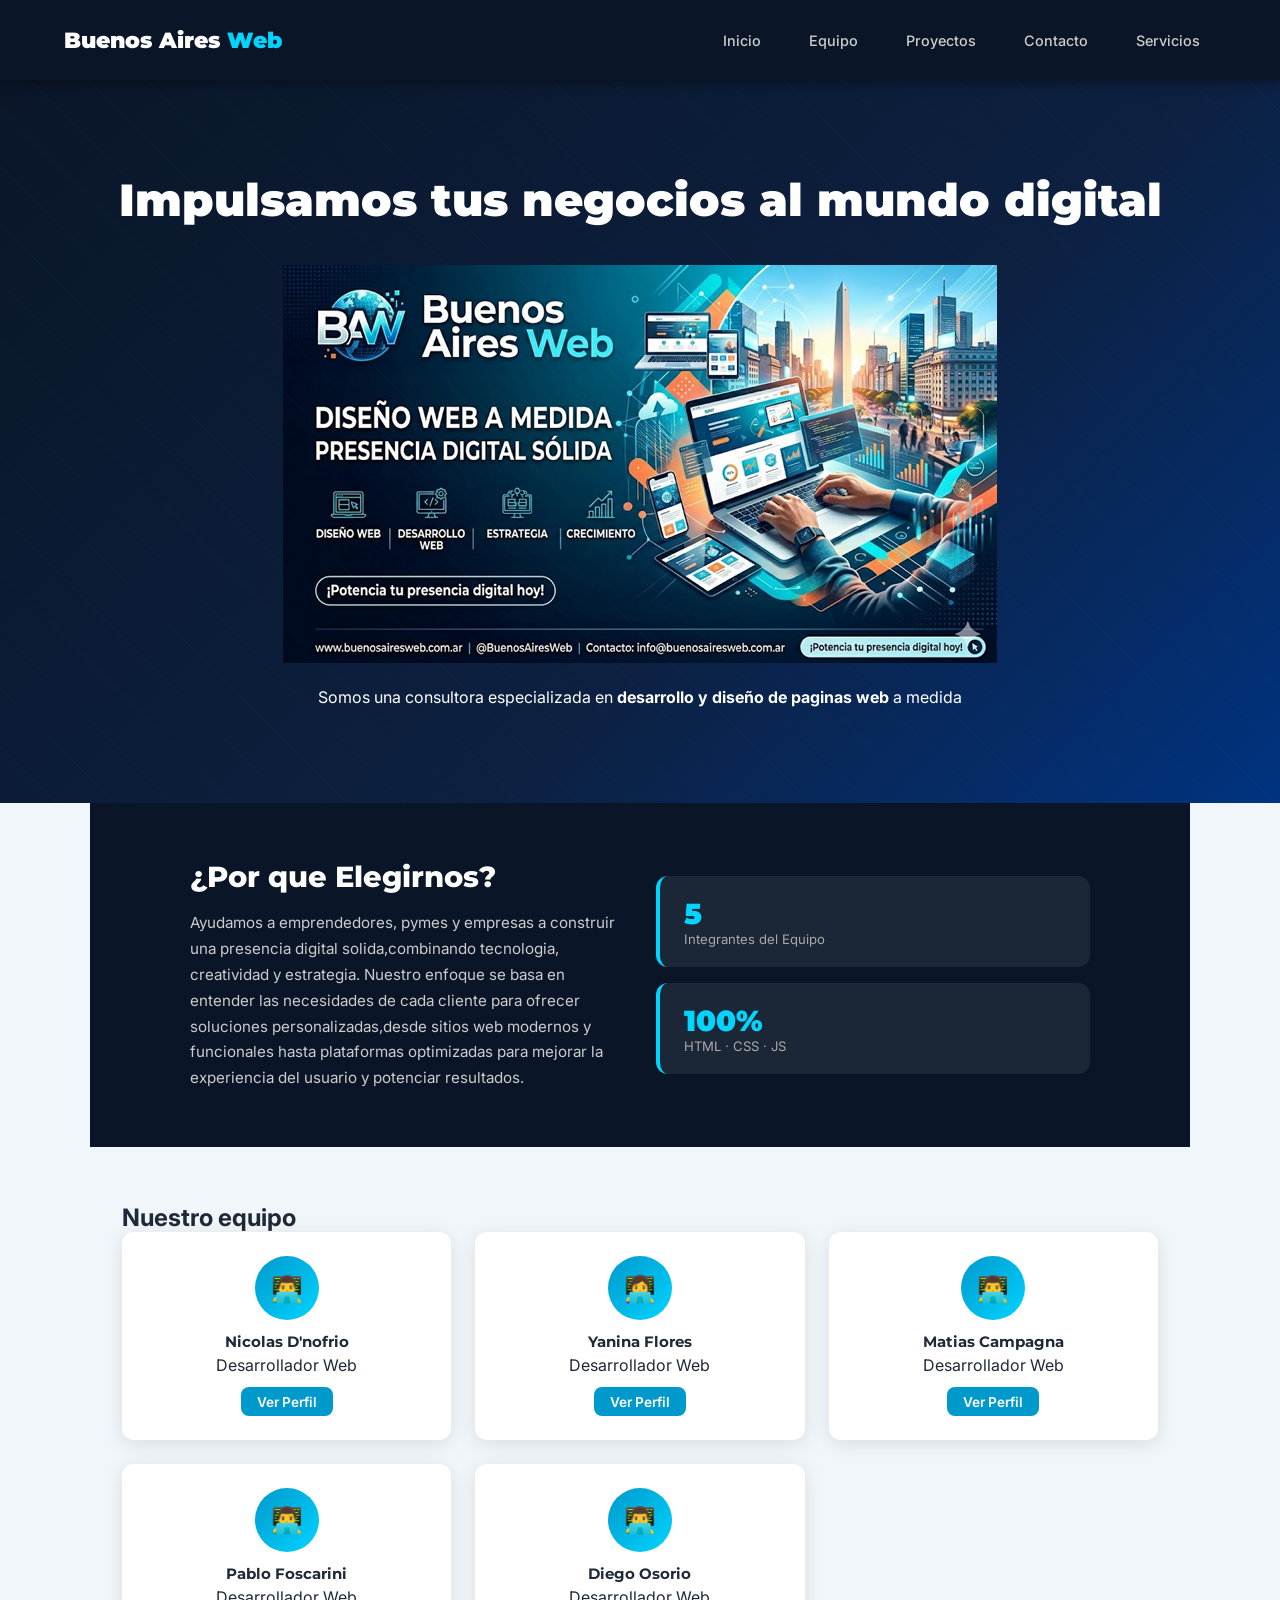
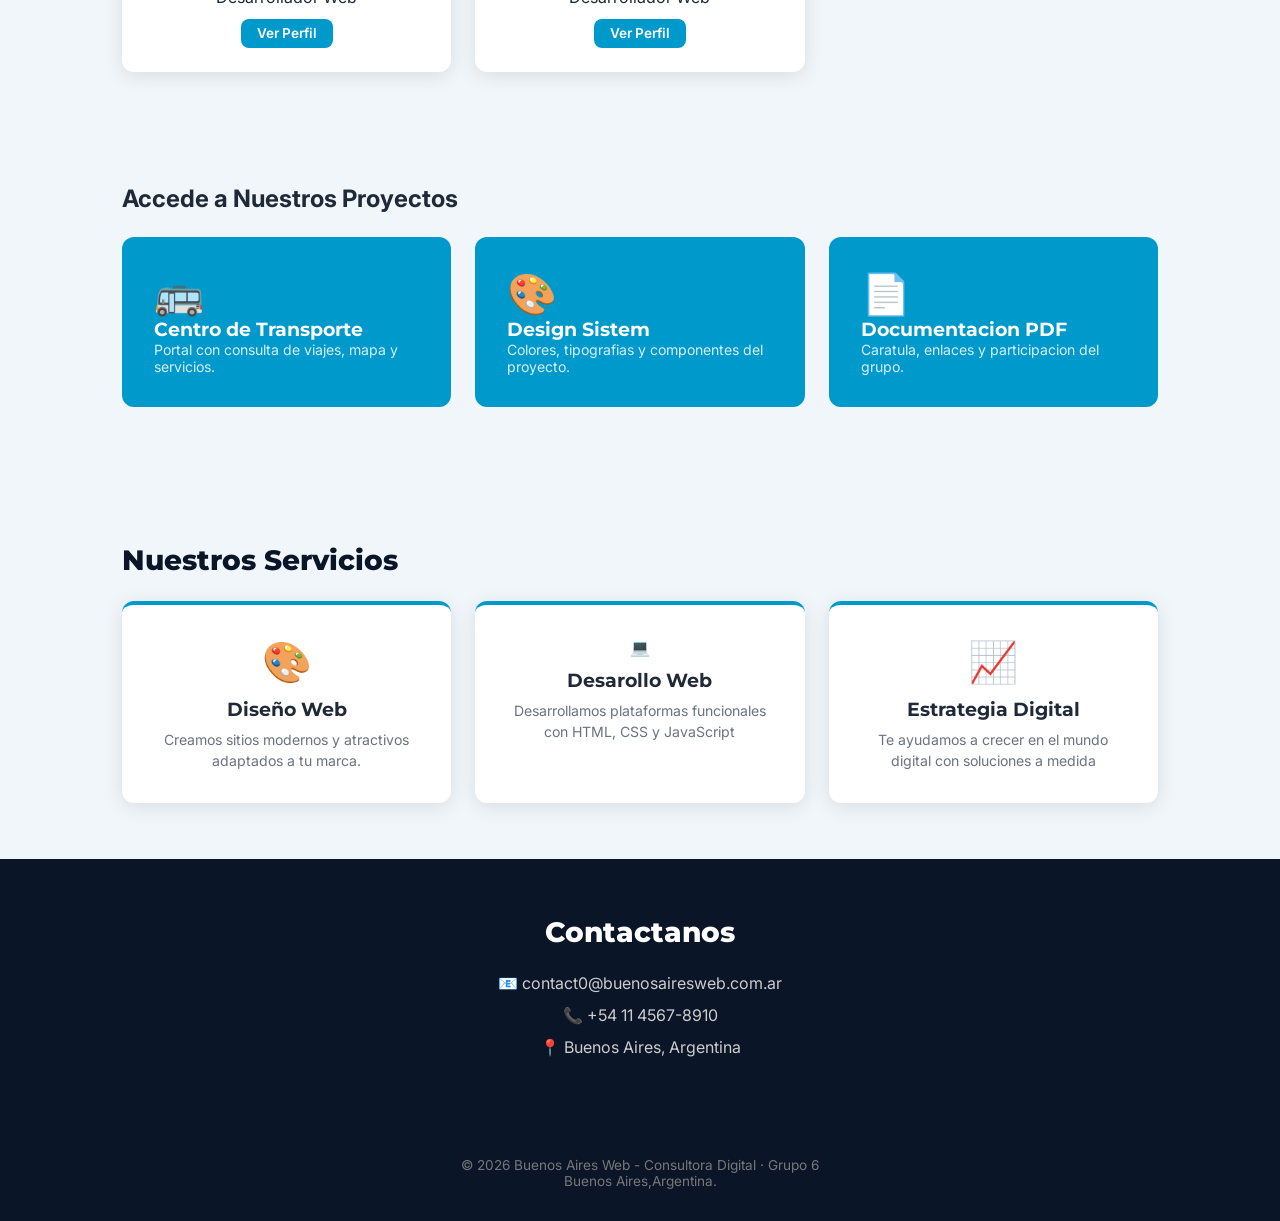
<file: index.html>
<!DOCTYPE html>
<html lang="en">
<head>
    <meta charset="UTF-8">
    <meta name="viewport" content="width=device-width, initial-scale=1.0">
    <title>Buenos Aires Web | Desarrollo y Consultoria Web</title>
    <link rel="stylesheet" href="style.css">
</head>
<body>
    <header>
        <div class="logo">Buenos Aires <span>Web</span></div>

        <nav>
            <ul>
                <li><a href="#inicio">Inicio</a></li>
                <li><a href="#equipo">Equipo</a></li>
                <li><a href="#proyectos">Proyectos</a></li>
                <li><a href="#contacto">Contacto</a></li>
                <li><a href="#servicios">Servicios</a></li>
            </ul>
        </nav>
    </header>
    <main>
        <section id="inicio" class="hero">
            <h1>Impulsamos tus negocios al mundo digital</h1>
            <img src="img.jpg1.png" alt="servicios web">
            <div class="contenido inicio">
            <p>Somos una consultora especializada en <strong>desarrollo y diseño de paginas web </strong> a medida</p>
            </div>

        </section>
        <section class="propuesta">
            <div class="propuesta-inner">
              <div>
                <h2>¿Por que Elegirnos?</h2>
                <p>Ayudamos a emprendedores, pymes y empresas a construir una presencia digital solida,combinando tecnologia, creatividad y estrategia.
                  Nuestro enfoque se basa en entender las necesidades de cada cliente para ofrecer soluciones personalizadas,desde sitios web modernos y funcionales hasta plataformas optimizadas para mejorar la experiencia del usuario y potenciar resultados.</p>
              </div>
              <div class="propuesta-stats">
                <div class="p-stat">
                  <div class="num">5</div>
                  <div class="lbl">Integrantes del Equipo</div>
                </div>
                <div class="p-stat">
                  <div class="num">100%</div>
                  <div class="lbl">HTML · CSS · JS</div>
                </div>
              </div>
            </div>
        </section>
        <section id="equipo" class="equipo">
      <h2>Nuestro equipo</h2>
      <div class="team-grid">

        <div class="team-card">
          <div class="avatar">👨‍💻</div>
          <h3>Nicolas D'nofrio</h3>
          <p>Desarrollador Web</p>
          <a href="https://nidonofrio.github.io/proyecto1jueves/" target="_blank">Ver Perfil</a>
        </div>

        <div class="team-card">
          <div class="avatar">👩‍💻</div>
          <h3>Yanina Flores</h3>
          <p>Desarrollador Web</p>
          <a href="https://yanifb.github.io/Proyecto1.Jueves/" target="_blank">Ver Perfil</a>
        </div>
        <div class="team-card">
          <div class="avatar">👨‍💻</div>
          <h3>Matias Campagna</h3>
          <p>Desarrollador Web</p>
          <a href="https://maticampa.github.io/proyecto1jueves/" target="_blank">Ver Perfil</a>
        </div>
        <div class="team-card">
          <div class="avatar">👨‍💻</div>
          <h3>Pablo Foscarini</h3>
          <p>Desarrollador Web</p>
          <a href="https://pfoscarini.github.io/proyecto1jueves/" target="_blank">Ver Perfil</a>
        </div>
        <div class="team-card">
          <div class="avatar">👨‍💻</div>
          <h3>Diego Osorio</h3>
          <p>Desarrollador Web</p>
          <a href="https://github.com/osoriodie/Proyecto1.git" target="_blank">Ver Perfil</a>
        </div>
      </div>
    </section>
    <section id="proyectos">
      <h2>Accede a Nuestros Proyectos</h2>

      <div class="main-links">
        <a href="centro-transporte.html">
          <span>🚌</span>
          <h3>Centro de Transporte</h3>
          <p>Portal con consulta de viajes, mapa y servicios.</p>
        </a>

      <a href="design-system.html">
        <span>🎨</span>
        <h3>Design Sistem</h3>
        <p>Colores, tipografias y componentes del proyecto.</p>
      </a>
      <a href="entrega-grupo6.pdf">
        <span>📄</span>
        <h3>Documentacion PDF</h3>
        <p>Caratula, enlaces y participacion del grupo.</p>
      </a>
      </div>
    </section>
    <section id="servicios">
      <h2>Nuestros Servicios</h2>
      <div class="servicios-grid">
        <div class="servicios-card">
          <span>🎨</span>
          <h3>Diseño Web</h3>
          <p>Creamos sitios modernos y atractivos adaptados a tu marca.</p>
        </div>
        <div class="servicios-card">
          <spa>💻</span>
          <h3>Desarollo Web</h3>
          <p>Desarrollamos plataformas funcionales con HTML, CSS y JavaScript</p>
        </div>
        <div class="servicios-card">
          <span>📈</span>
          <h3>Estrategia Digital</h3>
          <p>Te ayudamos a crecer en el mundo digital con soluciones a medida</p>
        </div>
      </div>
    </section>
    <section id="contacto">
      <h2>Contactanos</h2>
      <p>📧 contact0@buenosairesweb.com.ar</p>
      <p>📞 +54 11 4567-8910</p>
      <p>📍  Buenos Aires, Argentina</p>
    </section>

    </main>
    <footer>
        <div class="informacion">
        <p> © 2026 Buenos Aires Web - Consultora Digital · Grupo 6</p>
        <p>Buenos Aires,Argentina.</p>
        </div>

    </footer>
</body>
</html>
</file>
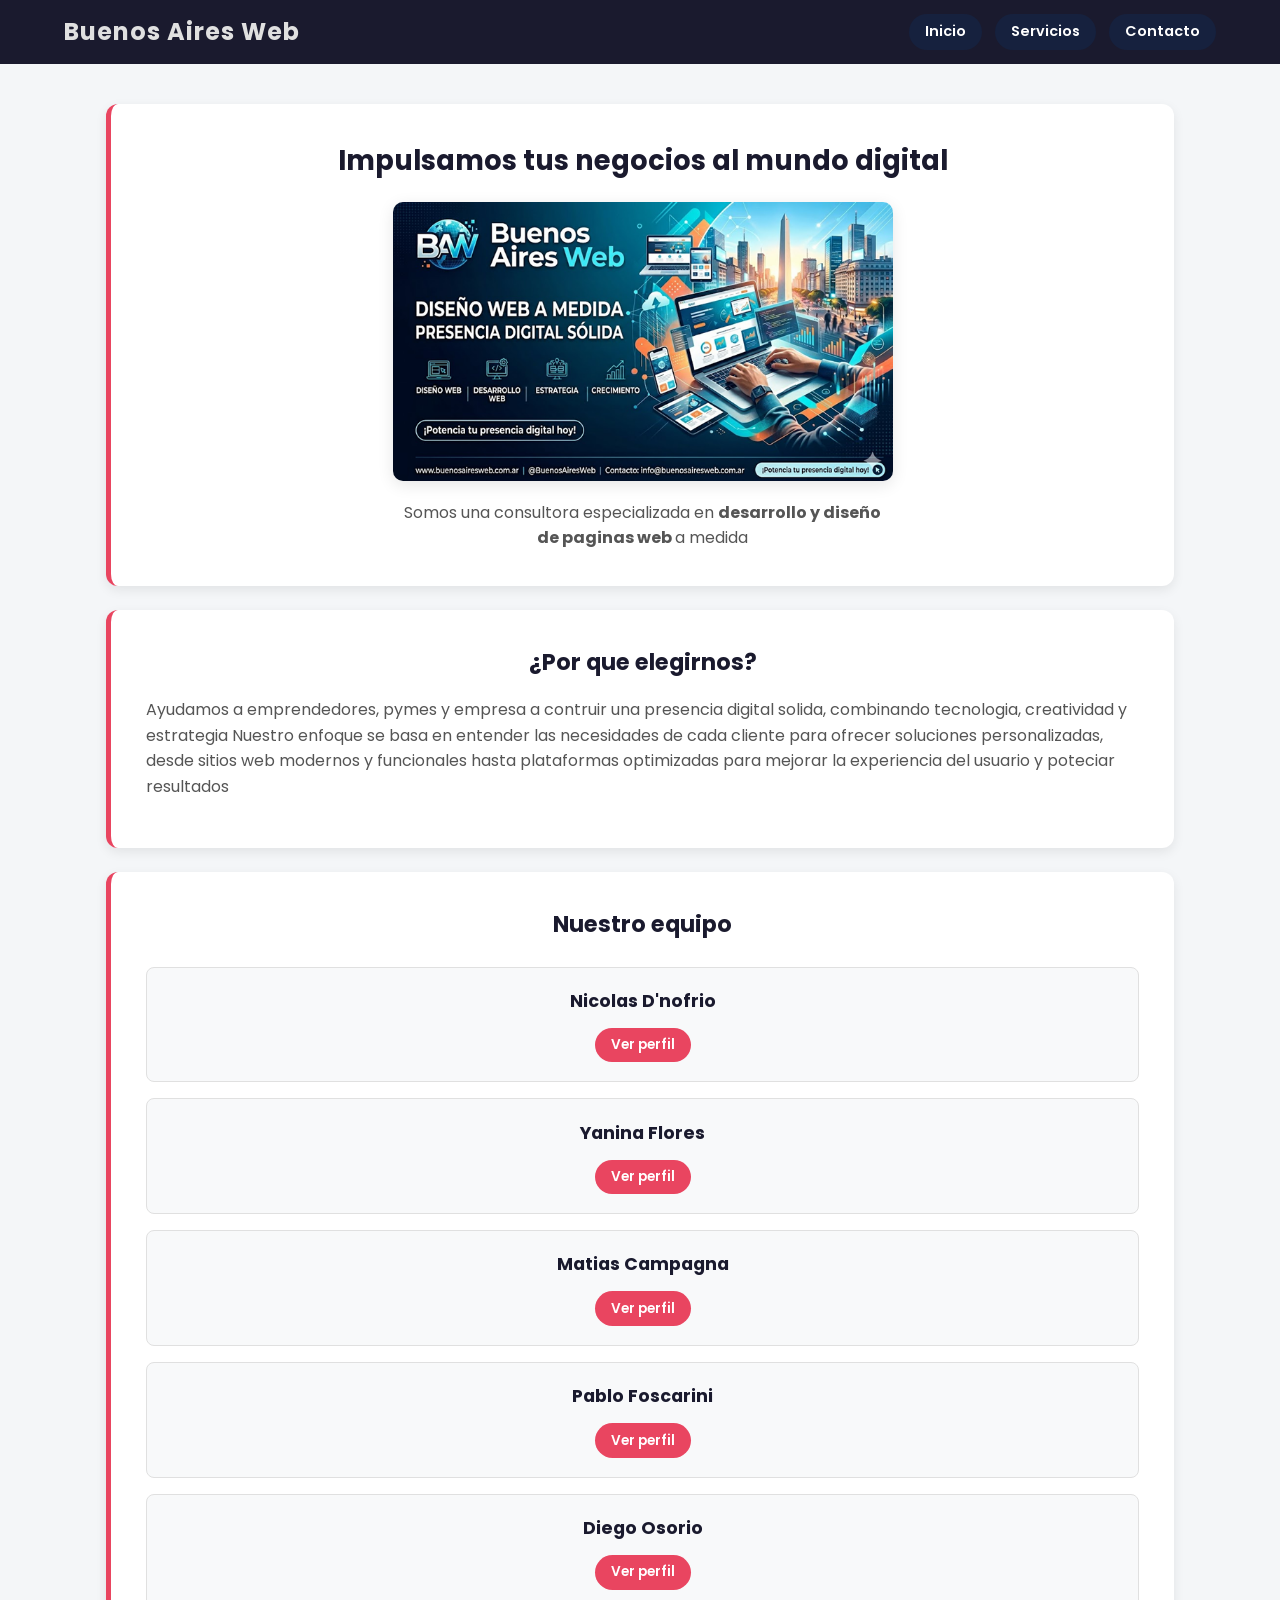
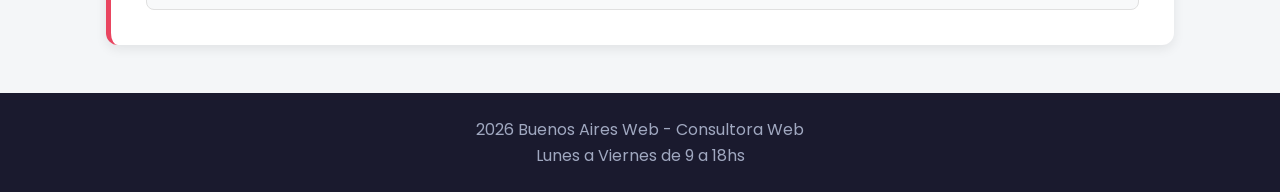
<file: consultora/index.html>
<!DOCTYPE html>
<html lang="en">
<head>
    <meta charset="UTF-8">
    <meta name="viewport" content="width=device-width, initial-scale=1.0">
    <title>Buenos Aires Web | Consultoria Web</title>
    <link rel="stylesheet" href="css1.css">
</head>
<body>
    <header>
        <div class="logo">Buenos Aires Web</div>

        <nav>
            <ul>
                <li><a href="index.html">Inicio</a></li>
                <li><a href="servicios.html">Servicios</a></li>
                <li><a href="contactos.html">Contacto</a></li>
            </ul>
        </nav>
    </header>
    <main>
       <section id="Inicio">
    <h1>Impulsamos tus negocios al mundo digital</h1>
    <img src="img.jpg1.png" alt="servicios web">
    <div class="contenido inicio">
        <p>Somos una consultora especializada en <strong>desarrollo y diseño de paginas web </strong> a medida</p>
    </div>
</section>
        <section class="propuesta">
            <div class="contenido-propuesta"></div>
            <h2>¿Por que elegirnos?</h2>
            <p>Ayudamos a emprendedores, pymes y empresa a contruir una presencia digital solida, combinando tecnologia, creatividad y estrategia
            Nuestro enfoque se basa en entender las necesidades de cada cliente para ofrecer soluciones personalizadas, desde sitios web modernos y funcionales 
            hasta plataformas optimizadas para mejorar la experiencia del usuario y poteciar resultados</p>
        </section>
        <section class="equipo">
      <h2>Nuestro equipo</h2>
      <div class="cards">
        <div class="card">
          <h3>Nicolas D'nofrio</h3>
          <a href="https://nidonofrio.github.io/proyecto1jueves/" target="_blank" rel="noopener">Ver perfil</a>
        </div>
        <div class="card">
          <h3>Yanina Flores</h3>
          <a href="https://yanifb.github.io/Proyecto1.Jueves/" target="_blank" rel="noopener">Ver perfil</a>
        </div>
        <div class="card">
          <h3>Matias Campagna</h3>
          <a href="https://maticampa.github.io/proyecto1jueves/" target="_blank" rel="noopener">Ver perfil</a>
        </div>
        <div class="card">
          <h3>Pablo Foscarini</h3>
          <a href="https://pfoscarini.github.io/proyecto1jueves/" target="_blank" rel="noopener">Ver perfil</a>
        </div>
        <div class="card">
          <h3>Diego Osorio</h3>
          <a href="https://osoriodie.github.io/Proyecto1/">Ver perfil</a>
        </div>
      </div>
    </section>

    </main>
    <footer>
        <div class="informacion">
        <p> 2026 Buenos Aires Web - Consultora Web</p>
        <p>Lunes a Viernes de 9 a 18hs</p>
        
        </div>
    </footer>
</body>
</html>
</file>
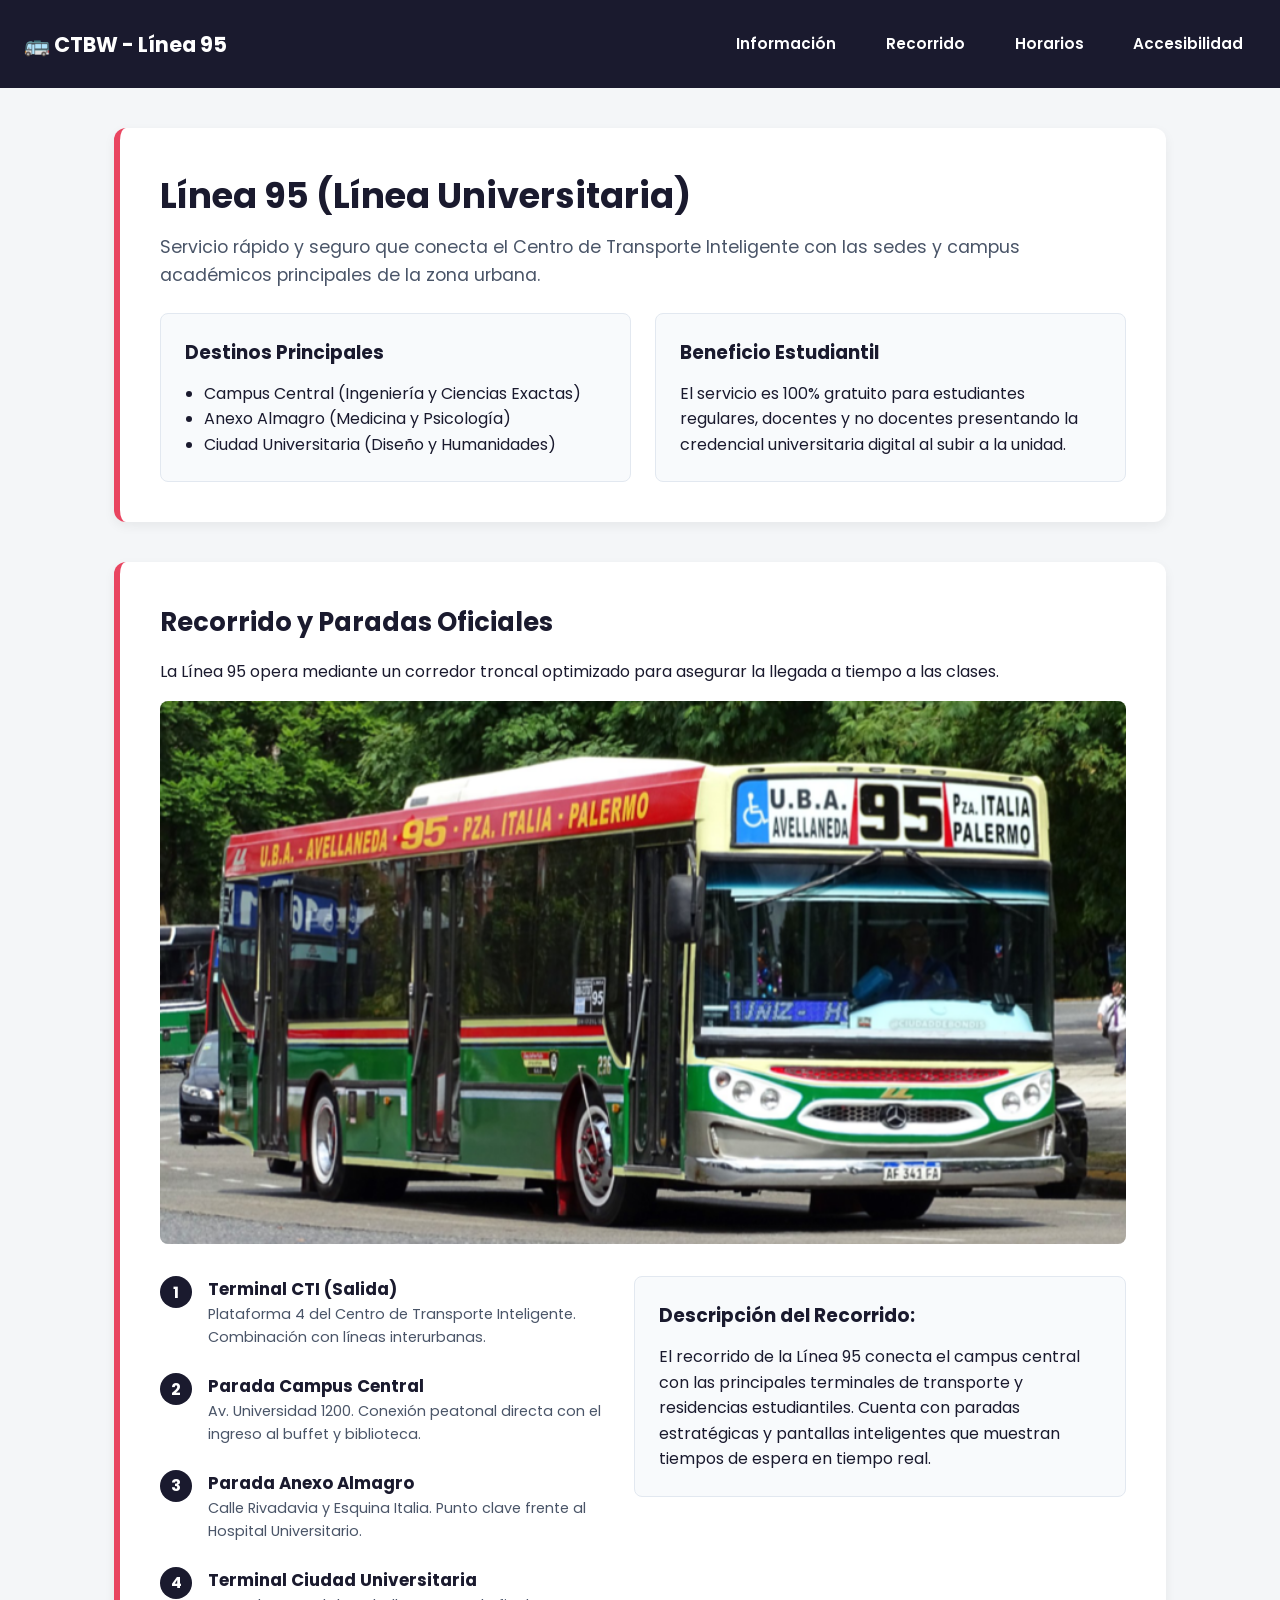
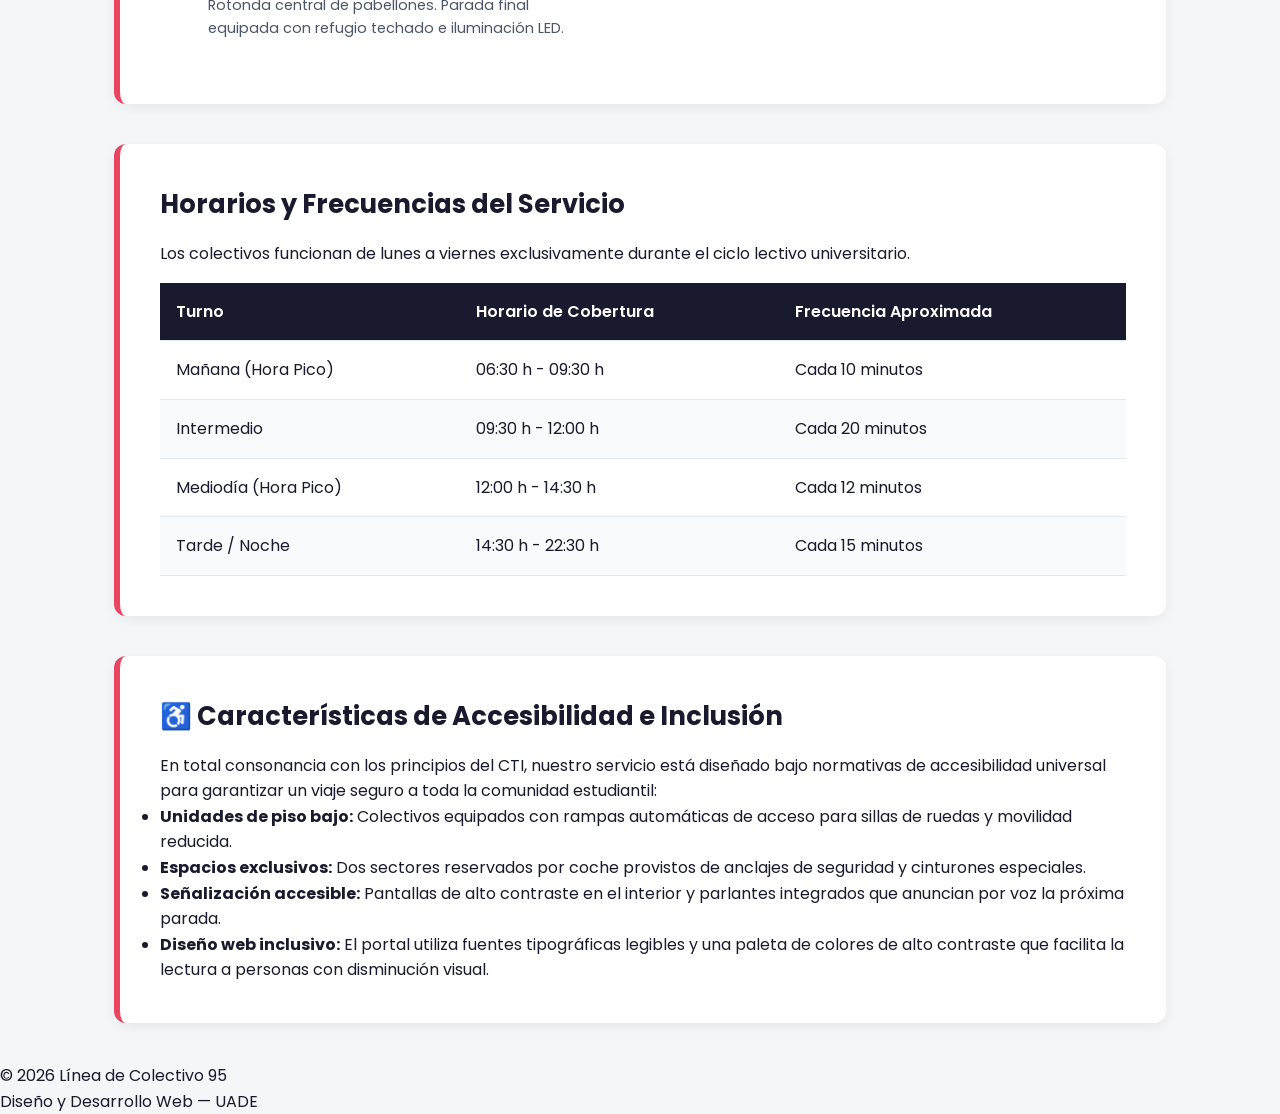
<file: Proyecto_1/index.html>
<!DOCTYPE html>
<html lang="es">
<head>
    <meta charset="UTF-8">
    <meta name="viewport" content="width=device-width, initial-scale=1.0">
    <title>Línea 95 - Centro de Transporte Buenos Aires web</title>
    <link rel="stylesheet" href="linea_colectivo.css">
</head>
<body>

    <header>
        <div class="logo">
            <span>🚌</span> CTBW - Línea 95
        </div>
        <nav>
            <a class="boton" href="#informacion">Información</a>
            <a class="boton" href="#recorrido">Recorrido</a>
            <a class="boton" href="#horarios">Horarios</a>
            <a class="boton" href="#accesibilidad">Accesibilidad</a>
        </nav>
    </header>

    <main class="contenedor">
        
        <section id="informacion" class="bloque">
            <h1>Línea 95 (Línea Universitaria)</h1>
            <p class="subtitulo">Servicio rápido y seguro que conecta el Centro de Transporte Inteligente con las sedes y campus académicos principales de la zona urbana.</p>
            
            <div class="info-columnas">
                <div class="tarjeta-interna">
                    <h3>Destinos Principales</h3>
                    <ul>
                        <li>Campus Central (Ingeniería y Ciencias Exactas)</li>
                        <li>Anexo Almagro (Medicina y Psicología)</li>
                        <li>Ciudad Universitaria (Diseño y Humanidades)</li>
                    </ul>
                </div>
                <div class="tarjeta-interna">
                    <h3>Beneficio Estudiantil</h3>
                    <p>El servicio es 100% gratuito para estudiantes regulares, docentes y no docentes presentando la credencial universitaria digital al subir a la unidad.</p>
                </div>
            </div>
        </section>

        <section id="recorrido" class="bloque">
            <h2>Recorrido y Paradas Oficiales</h2>
            <p>La Línea 95 opera mediante un corredor troncal optimizado para asegurar la llegada a tiempo a las clases.</p>
            
            <div class="contenedor-imagen-colectivo">
                <img src="linea-95-colectivos.png" alt="Colectivo moderno de la línea 95" class="imagen-recorrido"> 
            </div>

            <div class="recorrido-flex">
                <div class="lista-paradas">
                    <div class="parada-item">
                        <span class="marcador">1</span>
                        <div>
                            <h4>Terminal CTI (Salida)</h4>
                            <p>Plataforma 4 del Centro de Transporte Inteligente. Combinación con líneas interurbanas.</p>
                        </div>
                    </div>
                    <div class="parada-item">
                        <span class="marcador">2</span>
                        <div>
                            <h4>Parada Campus Central</h4>
                            <p>Av. Universidad 1200. Conexión peatonal directa con el ingreso al buffet y biblioteca.</p>
                        </div>
                    </div>
                    <div class="parada-item">
                        <span class="marcador">3</span>
                        <div>
                            <h4>Parada Anexo Almagro</h4>
                            <p>Calle Rivadavia y Esquina Italia. Punto clave frente al Hospital Universitario.</p>
                        </div>
                    </div>
                    <div class="parada-item">
                        <span class="marcador">4</span>
                        <div>
                            <h4>Terminal Ciudad Universitaria</h4>
                            <p>Rotonda central de pabellones. Parada final equipada con refugio techado e iluminación LED.</p>
                        </div>
                    </div>
                </div>

                <div class="bloque-recorrido-texto">
                    <h3>Descripción del Recorrido:</h3>
                    <p>El recorrido de la Línea 95 conecta el campus central con las principales terminales de transporte y residencias estudiantiles. Cuenta con paradas estratégicas y pantallas inteligentes que muestran tiempos de espera en tiempo real.</p>
                </div>
            </div> </section>
            
        <section id="horarios" class="bloque">
            <h2>Horarios y Frecuencias del Servicio</h2>
            <p>Los colectivos funcionan de lunes a viernes exclusivamente durante el ciclo lectivo universitario.</p>
            
            <div class="tabla-responsiva">
                <table class="tabla-horarios">
                    <thead>
                        <tr>
                            <th>Turno</th>
                            <th>Horario de Cobertura</th>
                            <th>Frecuencia Aproximada</th>
                        </tr>
                    </thead>
                    <tbody>
                        <tr>
                            <td>Mañana (Hora Pico)</td>
                            <td>06:30 h - 09:30 h</td>
                            <td>Cada 10 minutos</td>
                        </tr>
                        <tr>
                            <td>Intermedio</td>
                            <td>09:30 h - 12:00 h</td>
                            <td>Cada 20 minutos</td>
                        </tr>
                        <tr>
                            <td>Mediodía (Hora Pico)</td>
                            <td>12:00 h - 14:30 h</td>
                            <td>Cada 12 minutos</td>
                        </tr>
                        <tr>
                            <td>Tarde / Noche</td>
                            <td>14:30 h - 22:30 h</td>
                            <td>Cada 15 minutos</td>
                        </tr>
                    </tbody>
                </table>
            </div>
        </section>

        <section id="accesibilidad" class="bloque alerta-accesibilidad">
            <h2>♿ Características de Accesibilidad e Inclusión</h2>
            <p>En total consonancia con los principios del CTI, nuestro servicio está diseñado bajo normativas de accesibilidad universal para garantizar un viaje seguro a toda la comunidad estudiantil:</p>
            <ul>
                <li><strong>Unidades de piso bajo:</strong> Colectivos equipados con rampas automáticas de acceso para sillas de ruedas y movilidad reducida.</li>
                <li><strong>Espacios exclusivos:</strong> Dos sectores reservados por coche provistos de anclajes de seguridad y cinturones especiales.</li>
                <li><strong>Señalización accesible:</strong> Pantallas de alto contraste en el interior y parlantes integrados que anuncian por voz la próxima parada.</li>
                <li><strong>Diseño web inclusivo:</strong> El portal utiliza fuentes tipográficas legibles y una paleta de colores de alto contraste que facilita la lectura a personas con disminución visual.</li>
            </ul>
        </section>

    </main>

    <footer>
        <p>&copy; 2026 Línea de Colectivo 95</p>
        <p>Diseño y Desarrollo Web — UADE</p>
    </footer>

</body>
</html>
</file>
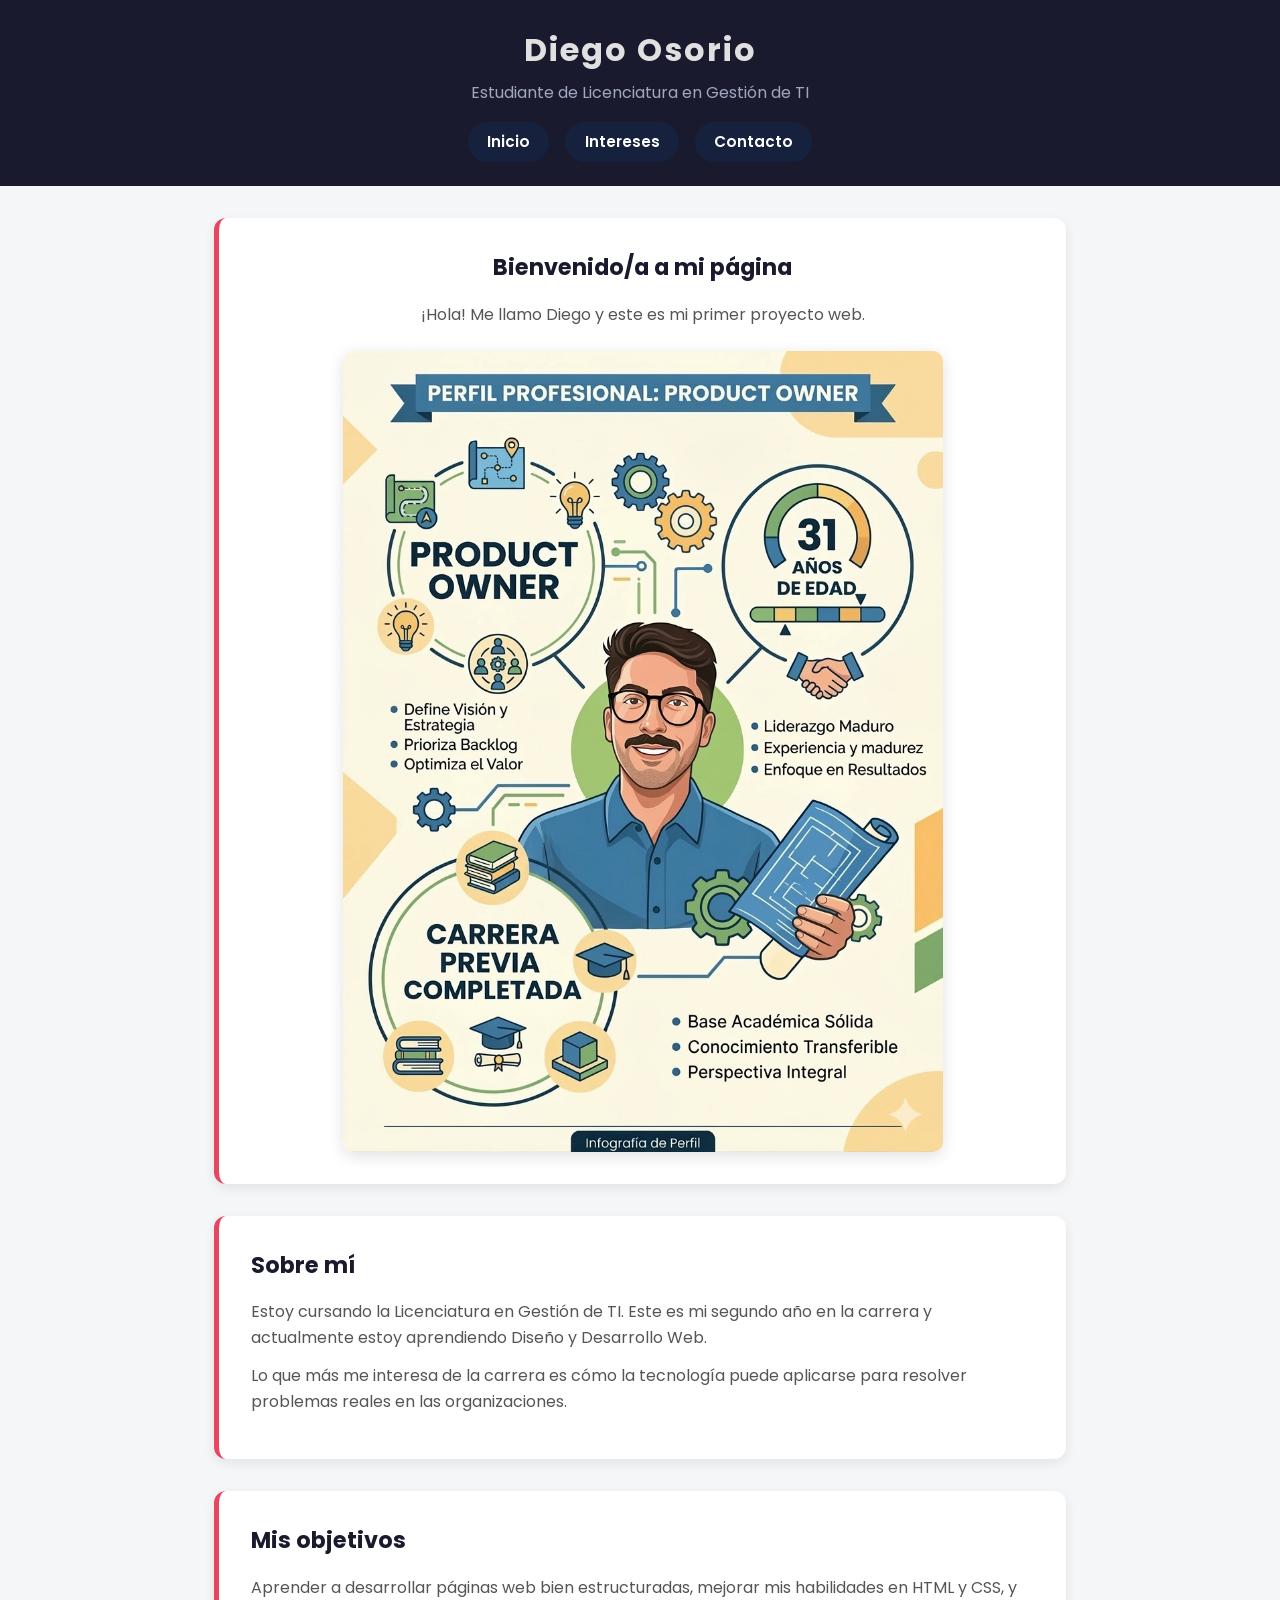
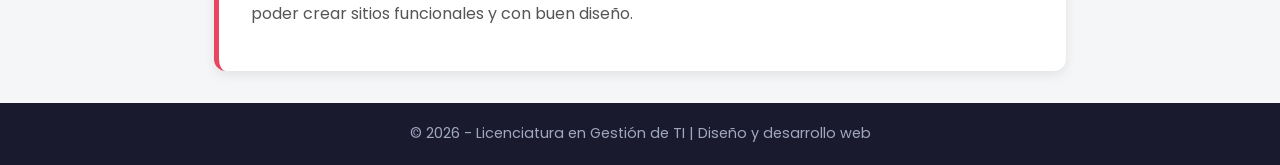
<file: tp infografía/index.html>
<!DOCTYPE html>
<html lang="es">
<head>
    <meta charset="UTF-8">
    <meta name="viewport" content="width=device-width, initial-scale=1.0">
    <title>Mi Sitio Personal - Diego Osorio</title>
    <link rel="stylesheet" href="css1.css">
</head>
<body>
    <header>
        <h1>Diego Osorio</h1>
        <p class="subtitulo">Estudiante de Licenciatura en Gestión de TI</p>
        <nav>
            <ul>
                <li><a href="index.html">Inicio</a></li>
                <li><a href="intereses.html">Intereses</a></li>
                <li><a href="contacto.html">Contacto</a></li>
            </ul>
        </nav>
    </header>

    <main class="contenedor">

        <section class="bloque perfil">
            <h2>Bienvenido/a a mi página</h2>
            <p>¡Hola! Me llamo Diego y este es mi primer proyecto web.</p>
            <div class="infografia-container">
                <img src="infografia.png" alt="Mi Infografía Personal" class="infografia">
            </div>
        </section>

        <section class="bloque">
            <h2>Sobre mí</h2>
            <p>Estoy cursando la Licenciatura en Gestión de TI. Este es mi segundo año
            en la carrera y actualmente estoy aprendiendo Diseño y Desarrollo Web.</p>
            <p>Lo que más me interesa de la carrera es cómo la tecnología puede
            aplicarse para resolver problemas reales en las organizaciones.</p>
        </section>

        <section class="bloque">
            <h2>Mis objetivos</h2>
            <p>Aprender a desarrollar páginas web bien estructuradas, mejorar mis
            habilidades en HTML y CSS, y poder crear sitios funcionales y con
            buen diseño.</p>
        </section>

    </main>

    <footer class="footer">
        <p>© 2026 - Licenciatura en Gestión de TI | Diseño y desarrollo web</p>
    </footer>
</body>
</html>
</file>
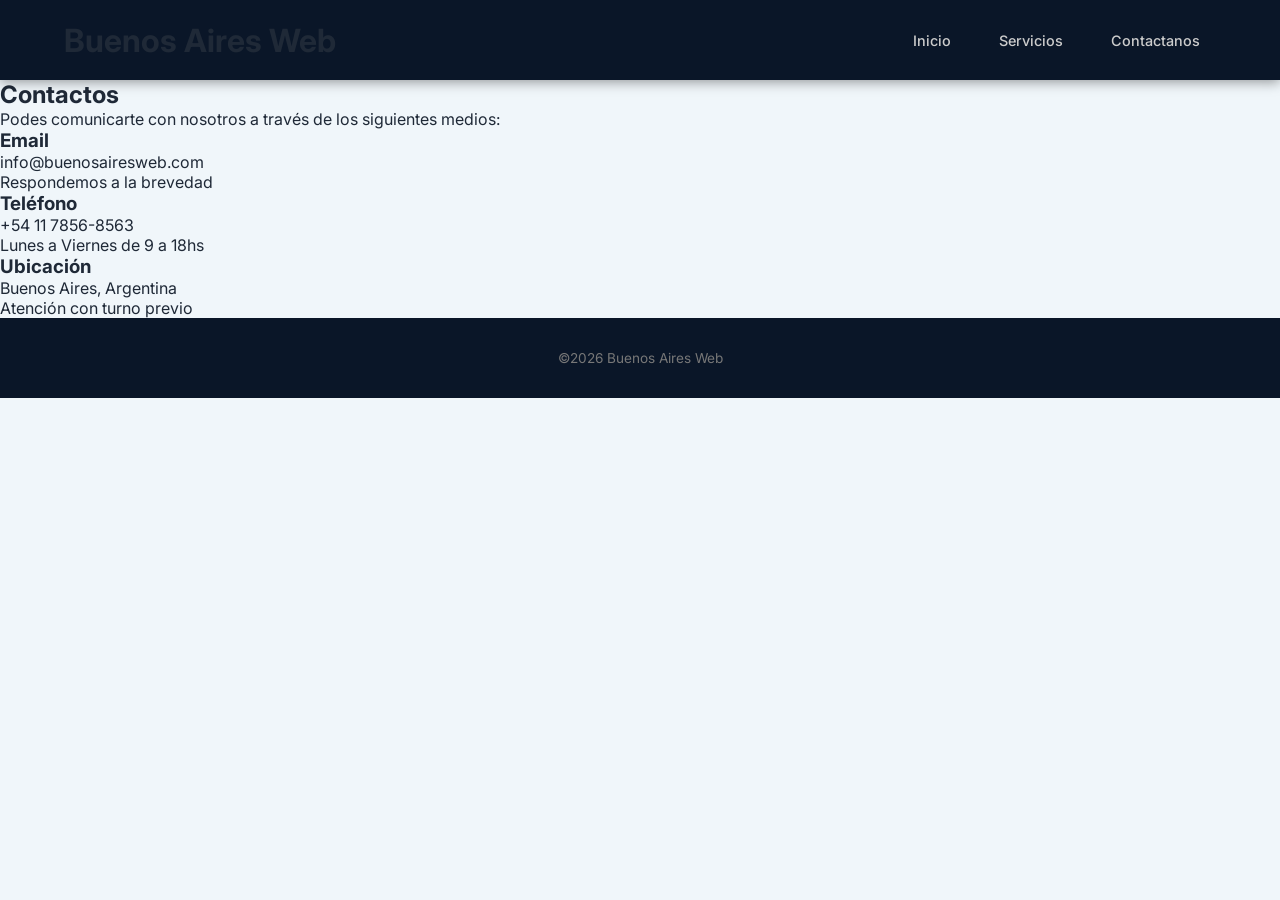
<file: contactos.html>
<!DOCTYPE html>
<html lang="es">
<head>
  <meta charset="UTF-8">
  <title>Contactos</title>
  <link rel="stylesheet" href="style.css">
</head>

<body>

<header>
  <h1>Buenos Aires Web</h1>
  <nav>
    <ul class="menu">
      <li><a href="index.html">Inicio</a></li>
      <li><a href="servicios.html">Servicios</a></li>
      <li><a href="contactos.html">Contactanos</a></li>
    </ul>
  </nav>
</header>

<main>
  <h2>Contactos</h2>

  <p>Podes comunicarte con nosotros a través de los siguientes medios:</p>

  <div class="servicios">

    <div class="servicio">
      <h3>Email</h3>
      <p>info@buenosairesweb.com</p>
      <p>Respondemos a la brevedad</p>
    </div>

    <div class="servicio">
      <h3>Teléfono</h3>
      <p>+54 11 7856-8563</p>
      <p>Lunes a Viernes de 9 a 18hs</p>
    </div>

    <div class="servicio">
      <h3>Ubicación</h3>
      <p>Buenos Aires, Argentina</p>
      <p>Atención con turno previo</p>
    </div>

  </div>
</main>

<footer>
  <p>©2026 Buenos Aires Web</p>
</footer>

</body>
</html>
</file>
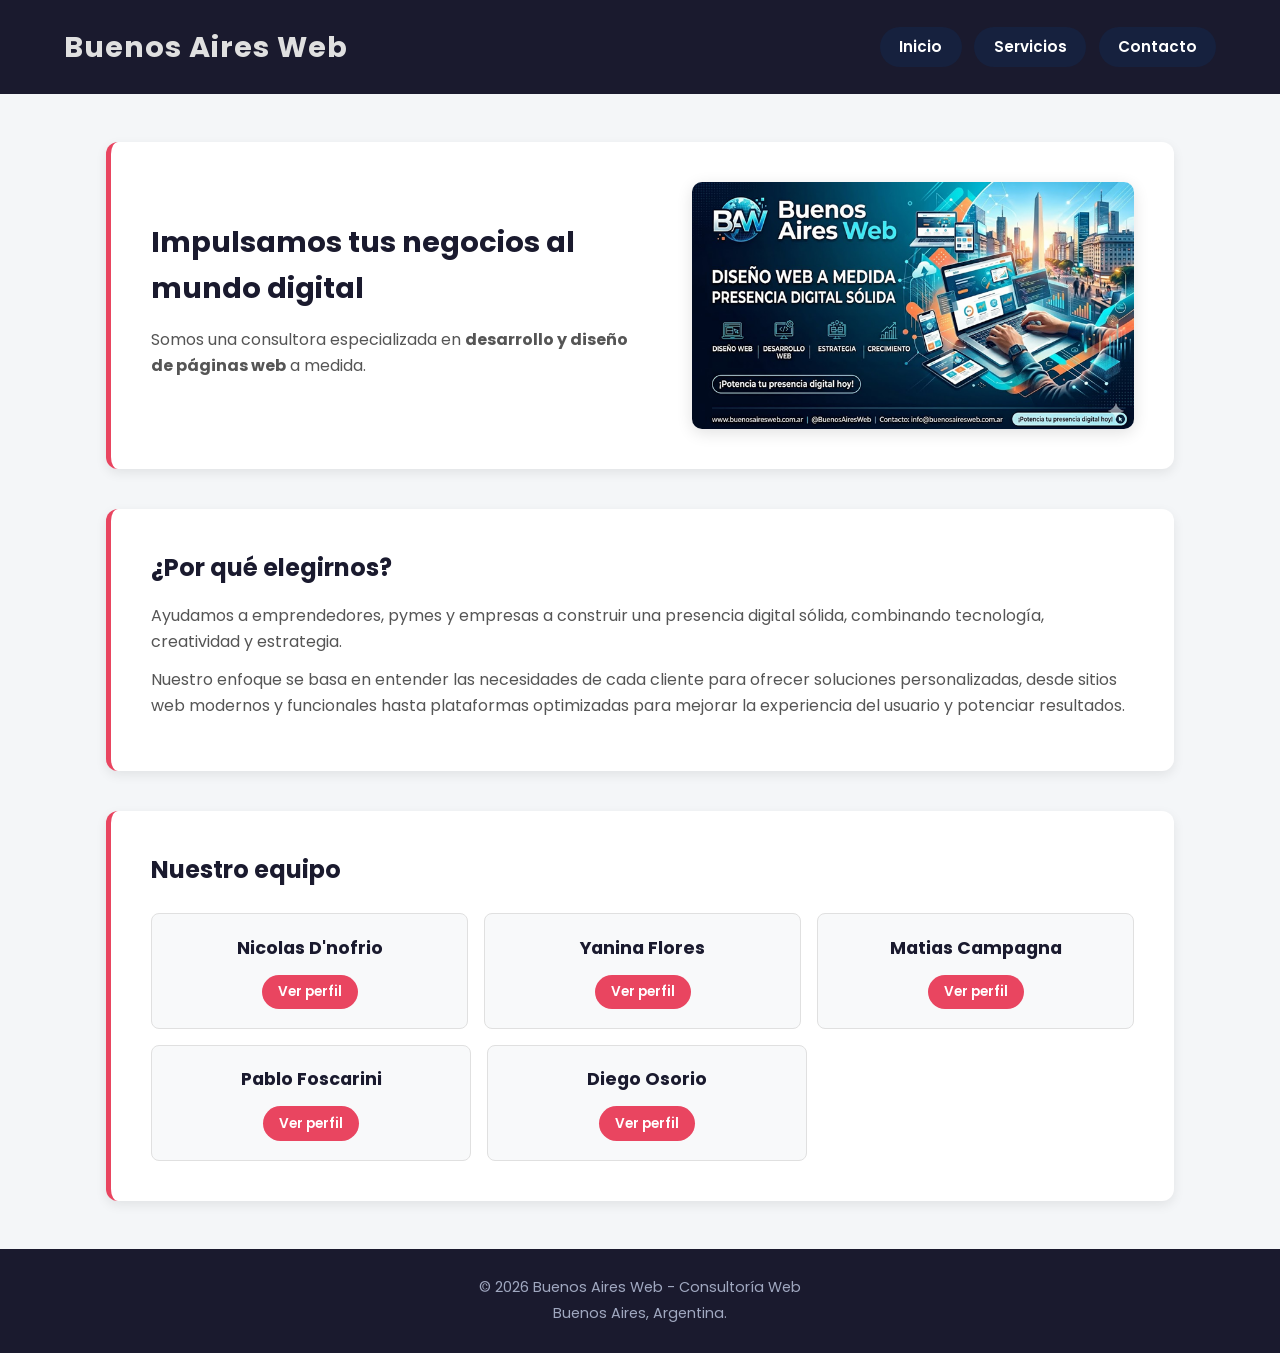
<file: index_consultora.html>
<!DOCTYPE html>
<html lang="es">
<head>
    <meta charset="UTF-8">
    <meta name="viewport" content="width=device-width, initial-scale=1.0">
    <title>Buenos Aires Web | Consultoria Web</title>
    <style>
        /* =============================================
           IMPORTAR FUENTE DE GOOGLE
           ============================================= */
        @import url('https://fonts.googleapis.com/css2?family=Poppins:wght@400;600;700&display=swap');

        /* =============================================
           RESET Y BASE
           ============================================= */
        * {
            margin: 0;
            padding: 0;
            box-sizing: border-box;
        }

        body {
            font-family: 'Poppins', sans-serif;
            font-size: 1rem;
            background-color: #f4f6f8;
            color: #333333;
            line-height: 1.6;
        }

        /* Imágnes adaptables */
        img {
            max-width: 100%;
            height: auto;
            display: block;
            border-radius: 10px;
            margin: 1.5rem auto;
            box-shadow: 0 4px 16px rgba(0, 0, 0, 0.12);
        }

        /* =============================================
           HEADER Y NAVEGACIÓN (Estilo Base / Móvil)
           ============================================= */
        header {
            background-color: #1a1a2e; /* Azul oscuro */
            color: #ffffff;
            padding: 1.5rem;
            display: flex;
            flex-direction: column;
            align-items: center;
            gap: 1rem;
        }

        header .logo {
            font-size: 1.8rem;
            font-weight: 700;
            letter-spacing: 1px;
            color: #e0e0e0;
        }

        nav ul {
            list-style: none;
            display: flex;
            justify-content: center;
            gap: 0.8rem;
            flex-wrap: wrap;
        }

        nav ul li a {
            text-decoration: none;
            color: #ffffff;
            background-color: #16213e;
            padding: 0.5rem 1.2rem;
            border-radius: 25px;
            font-size: 0.95rem;
            font-weight: 600;
            transition: background-color 0.3s ease;
            display: inline-block;
        }

        nav ul li a:hover {
            background-color: #e94560; /* Coral dinámico */
        }

        /* =============================================
           CONTENIDO PRINCIPAL Y SECCIONES
           ============================================= */
        main {
            max-width: 1100px;
            margin: 1.5rem auto;
            padding: 0 1rem;
            display: flex;
            flex-direction: column;
            gap: 1.5rem;
        }

        section {
            background-color: #ffffff;
            border-radius: 12px;
            padding: 1.8rem;
            box-shadow: 0 4px 12px rgba(0, 0, 0, 0.08);
            border-left: 5px solid #e94560; /* Principio figura-fondo */
        }

        section h1 {
            font-size: 1.8rem;
            color: #1a1a2e;
            margin-bottom: 1rem;
            font-weight: 700;
            text-align: center;
        }

        section h2 {
            font-size: 1.5rem;
            color: #1a1a2e;
            margin-bottom: 1rem;
            font-weight: 700;
        }

        section p {
            font-size: 1rem;
            color: #555555;
            margin-bottom: 0.8rem;
        }

        /* =============================================
           TARJETAS DEL EQUIPO (Móvil)
           ============================================= */
        .cards {
            display: flex;
            flex-direction: column;
            gap: 1rem;
            margin-top: 1.5rem;
        }

        .card {
            background-color: #f8f9fa;
            padding: 1.2rem;
            border-radius: 8px;
            border: 1px solid #e0e0e0;
            text-align: center;
        }

        .card h3 {
            font-size: 1.1rem;
            color: #1a1a2e;
            margin-bottom: 0.8rem;
        }

        .card a {
            text-decoration: none;
            color: #ffffff;
            background-color: #e94560;
            padding: 0.4rem 1rem;
            border-radius: 20px;
            font-size: 0.85rem;
            font-weight: 600;
            display: inline-block;
            transition: background-color 0.3s ease;
        }

        .card a:hover {
            background-color: #1a1a2e;
        }

        /* =============================================
           FOOTER
           ============================================= */
        footer {
            background-color: #1a1a2e;
            color: #a0a8c0;
            text-align: center;
            padding: 1.5rem;
            font-size: 0.9rem;
            margin-top: 2rem;
        }

        footer p {
            margin: 0.2rem 0;
        }

        /* =============================================
           MEDIA QUERIES - ESCRITORIO (Desde 768px)
           ============================================= */
        @media (min-width: 768px) {
            header {
                flex-direction: row;
                justify-content: space-between;
                padding: 1.5rem 4rem;
            }

            main {
                margin: 3rem auto;
                gap: 2.5rem;
            }

            section {
                padding: 2.5rem;
            }

            /* Distribución de la sección Inicio en 2 columnas */
            #Inicio {
                display: flex;
                align-items: center;
                gap: 2.5rem;
                text-align: left;
            }

            #Inicio h1 {
                text-align: left;
            }

            #Inicio img {
                flex: 1;
                max-width: 45%;
                margin: 0;
            }

            #Inicio .contenido {
                flex: 1;
            }

            /* Distribución del Equipo en Grid/Columnas */
            .cards {
                flex-direction: row;
                flex-wrap: wrap;
                justify-content: flex-start;
            }

            .card {
                flex: 1 1 calc(33.333% - 1rem); /* 3 columnas */
                min-width: 220px;
                max-width: 320px;
            }
        }
    </style>
</head>
<body>
    <header>
        <div class="logo">Buenos Aires Web</div>
        <nav>
            <ul>
                <li><a href="index.html">Inicio</a></li>
                <li><a href="servicios.html">Servicios</a></li>
                <li><a href="contactos.html">Contacto</a></li>
            </ul>
        </nav>
    </header>

    <main>
        <section id="Inicio">
            <div class="contenido inicio">
                <h1>Impulsamos tus negocios al mundo digital</h1>
                <p>Somos una consultora especializada en <strong>desarrollo y diseño de páginas web</strong> a medida.</p>
            </div>
            <img src="img.jpg1.png" alt="servicios web">
        </section>

        <section class="propuesta">
            <h2>¿Por qué elegirnos?</h2>
            <p>Ayudamos a emprendedores, pymes y empresas a construir una presencia digital sólida, combinando tecnología, creatividad y estrategia.</p>
            <p>Nuestro enfoque se basa en entender las necesidades de cada cliente para ofrecer soluciones personalizadas, desde sitios web modernos y funcionales hasta plataformas optimizadas para mejorar la experiencia del usuario y potenciar resultados.</p>
        </section>

        <section class="equipo">
            <h2>Nuestro equipo</h2>
            <div class="cards">
                <div class="card">
                    <h3>Nicolas D'nofrio</h3>
                    <a href="https://nidonofrio.github.io/proyecto1jueves/" target="_blank" rel="noopener">Ver perfil</a>
                </div>
                <div class="card">
                    <h3>Yanina Flores</h3>
                    <a href="https://yanifb.github.io/Proyecto1.Jueves/" target="_blank" rel="noopener">Ver perfil</a>
                </div>
                <div class="card">
                    <h3>Matias Campagna</h3>
                    <a href="https://maticampa.github.io/proyecto1jueves/" target="_blank" rel="noopener">Ver perfil</a>
                </div>
                <div class="card">
                    <h3>Pablo Foscarini</h3>
                    <a href="https://pfoscarini.github.io/proyecto1jueves/" target="_blank" rel="noopener">Ver perfil</a>
                </div>
                <div class="card">
                    <h3>Diego Osorio</h3>
                    <a href="https://osoriodie.github.io/Proyecto1/" target="_blank" rel="noopener">Ver perfil</a>
                </div>
            </div>
        </section>
    </main>

    <footer>
        <div class="informacion">
            <p>© 2026 Buenos Aires Web - Consultoría Web</p>
            <p>Buenos Aires, Argentina.</p>
        </div>
    </footer>
</body>
</html>
</file>
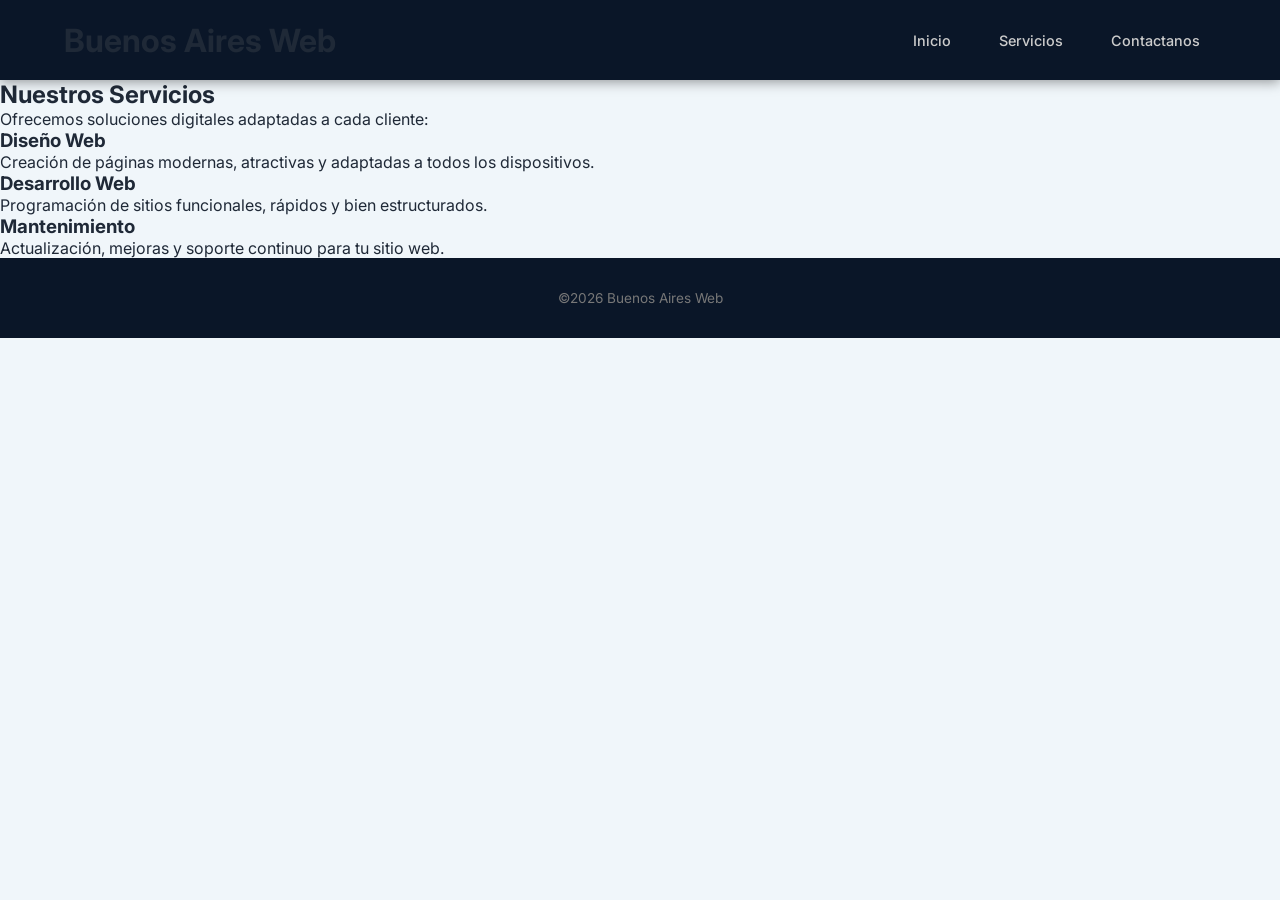
<file: servicios.html>
<!DOCTYPE html>
<html lang="es">

<head>
  <meta charset="UTF-8">
  <title>Servicios</title>
  <link rel="stylesheet" href="style.css">
</head>

<body>

<header>
  <h1>Buenos Aires Web</h1>
  <nav>
    <ul class="menu">
      <li><a href="index.html">Inicio</a></li>
      <li><a href="servicios.html">Servicios</a></li>
      <li><a href="contactos.html">Contactanos</a></li>
    </ul>
  </nav>
</header>

<main>
  <h2>Nuestros Servicios</h2>

  <p>Ofrecemos soluciones digitales adaptadas a cada cliente:</p>

  <div class="servicios">

    <div class="servicio">
      <h3>Diseño Web</h3>
      <p>Creación de páginas modernas, atractivas y adaptadas a todos los dispositivos.</p>
    </div>

    <div class="servicio">
      <h3>Desarrollo Web</h3>
      <p>Programación de sitios funcionales, rápidos y bien estructurados.</p>
    </div>

    <div class="servicio">
      <h3>Mantenimiento</h3>
      <p>Actualización, mejoras y soporte continuo para tu sitio web.</p>
    </div>

  </div>
</main>

<footer>
  <p>©2026 Buenos Aires Web</p>
</footer>

</body>
</html>
</file>
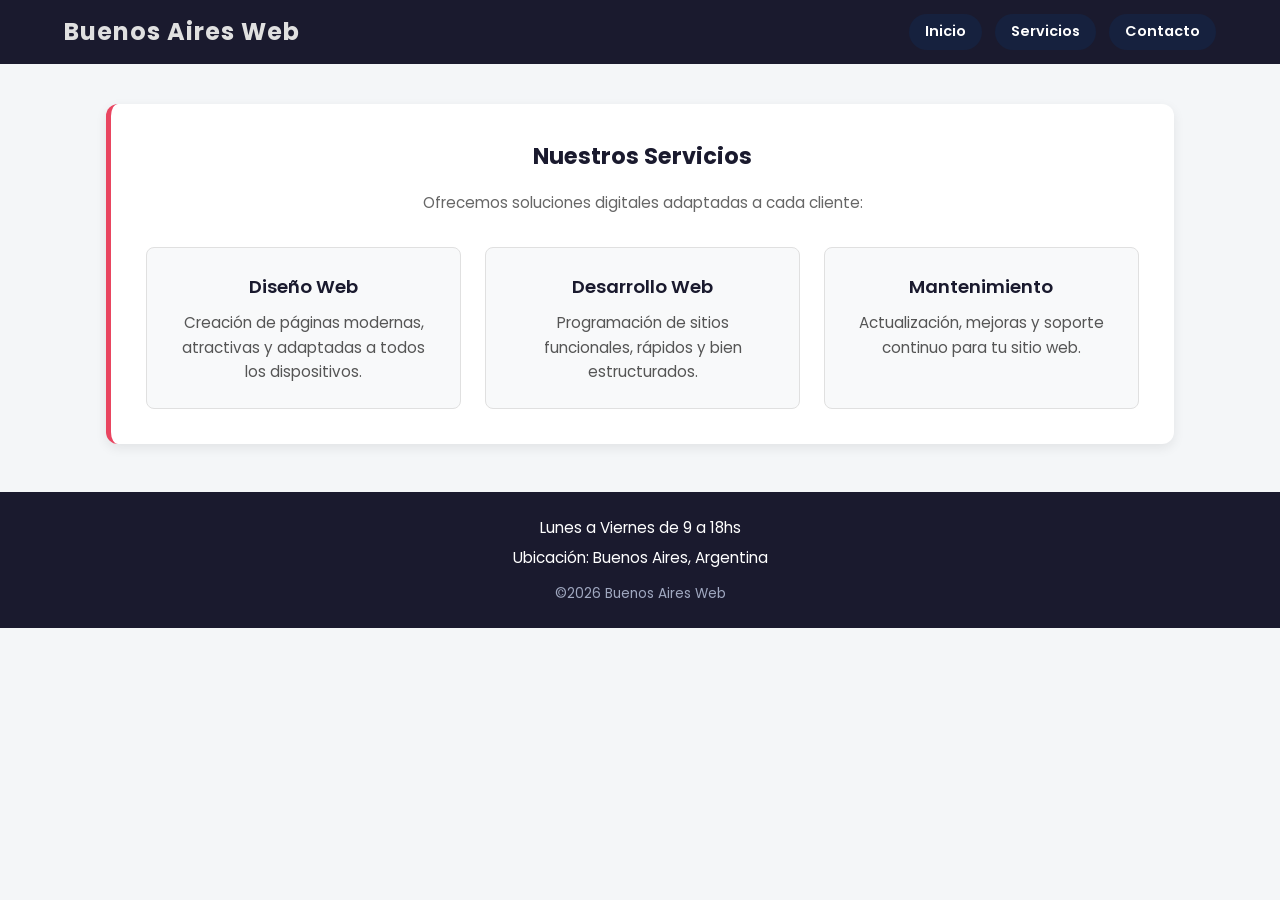
<file: consultora/servicios.html>
<!DOCTYPE html>
<html lang="es">
<head>
  <meta charset="UTF-8">
  <meta name="viewport" content="width=device-width, initial-scale=1.0">
  <title>Buenos Aires Web | Servicios</title>
  <link rel="stylesheet" href="css1.css">
</head>
<body>

<header>
  <div class="logo">Buenos Aires Web</div>
  <nav>
    <ul>
      <li><a href="index.html">Inicio</a></li>
      <li><a href="servicios.html">Servicios</a></li>
      <li><a href="contactos.html">Contacto</a></li>
    </ul>
  </nav>
</header>

<main>
  <section id="ServiciosPage">
    <h2>Nuestros Servicios</h2>
    <p class="bajada-servicios">Ofrecemos soluciones digitales adaptadas a cada cliente:</p>

    <div class="grid-servicios">

      <div class="tarjeta-servicio">
        <h3>Diseño Web</h3>
        <p>Creación de páginas modernas, atractivas y adaptadas a todos los dispositivos.</p>
      </div>

      <div class="tarjeta-servicio">
        <h3>Desarrollo Web</h3>
        <p>Programación de sitios funcionales, rápidos y bien estructurados.</p>
      </div>

      <div class="tarjeta-servicio">
        <h3>Mantenimiento</h3>
        <p>Actualización, mejoras y soporte continuo para tu sitio web.</p>
      </div>

    </div>
  </section>
</main>

<footer>
  <div class="footer-content">
    <p class="footer-info">Lunes a Viernes de 9 a 18hs</p>
    <p class="footer-info">Ubicación: Buenos Aires, Argentina</p>
    <p class="copyright">©2026 Buenos Aires Web</p>
  </div>
</footer>

</body>
</html>
</file>
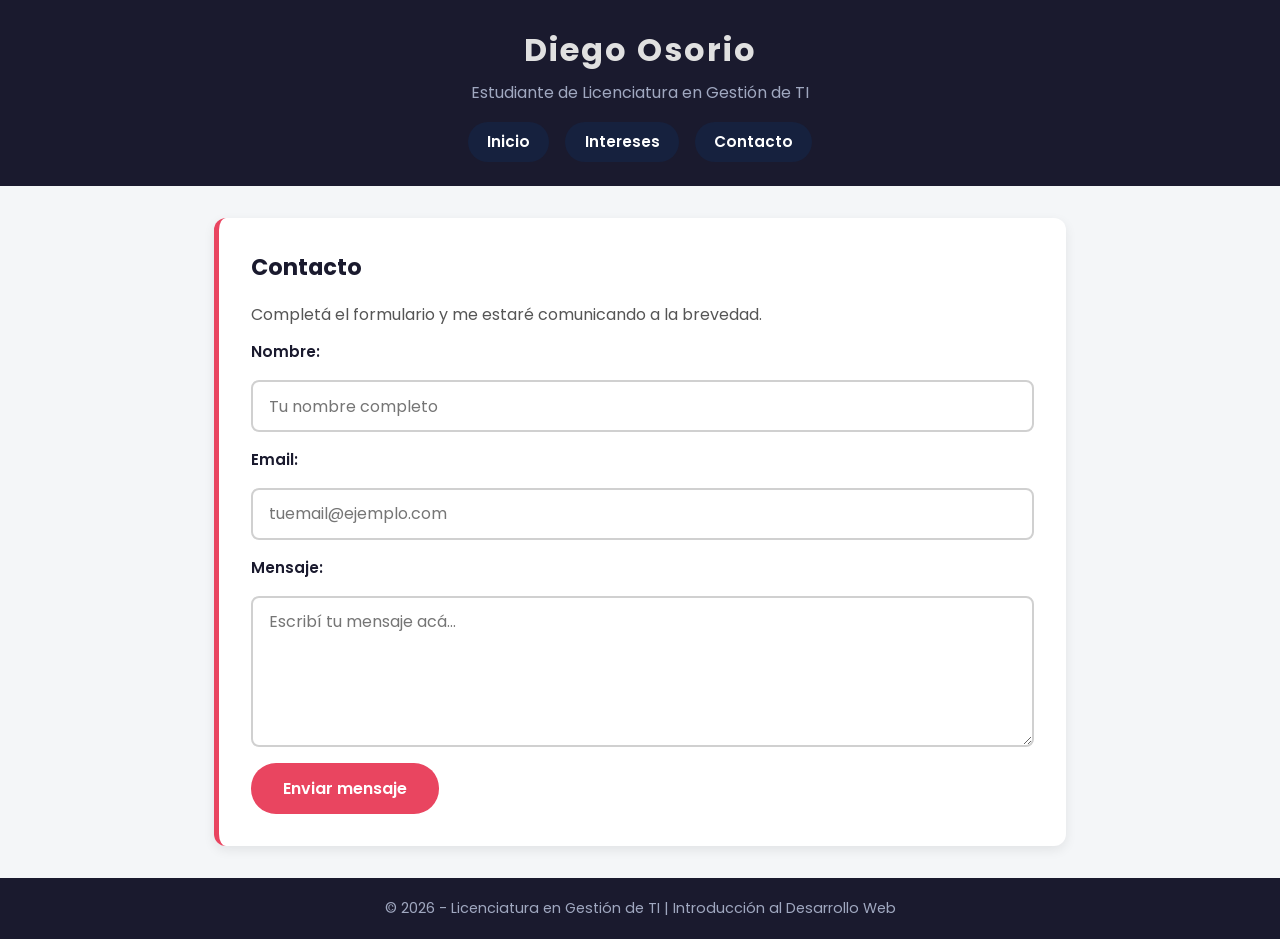
<file: tp infografía/contacto.html>
<!DOCTYPE html>
<html lang="es">
<head>
    <meta charset="UTF-8">
    <meta name="viewport" content="width=device-width, initial-scale=1.0">
    <title>Contacto - Diego Osorio</title>
    <link rel="stylesheet" href="css1.css">
</head>
<body>
    <header>
        <h1>Diego Osorio</h1>
        <p class="subtitulo">Estudiante de Licenciatura en Gestión de TI</p>
        <nav>
            <ul>
                <li><a href="index.html">Inicio</a></li>
                <li><a href="intereses.html">Intereses</a></li>
                <li><a href="contacto.html">Contacto</a></li>
            </ul>
        </nav>
    </header>

    <main class="contenedor">

        <section class="bloque">
            <h2>Contacto</h2>
            <p>Completá el formulario y me estaré comunicando a la brevedad.</p>

            <form>
                <label for="nombre">Nombre:</label>
                <input type="text" id="nombre" name="nombre" placeholder="Tu nombre completo">

                <label for="email">Email:</label>
                <input type="email" id="email" name="email" placeholder="tuemail@ejemplo.com">

                <label for="mensaje">Mensaje:</label>
                <textarea id="mensaje" name="mensaje" placeholder="Escribí tu mensaje acá..." rows="5"></textarea>

                <button type="submit">Enviar mensaje</button>
            </form>
        </section>

    </main>

    <footer class="footer">
        <p>© 2026 - Licenciatura en Gestión de TI | Introducción al Desarrollo Web</p>
    </footer>
</body>
</html>
</file>
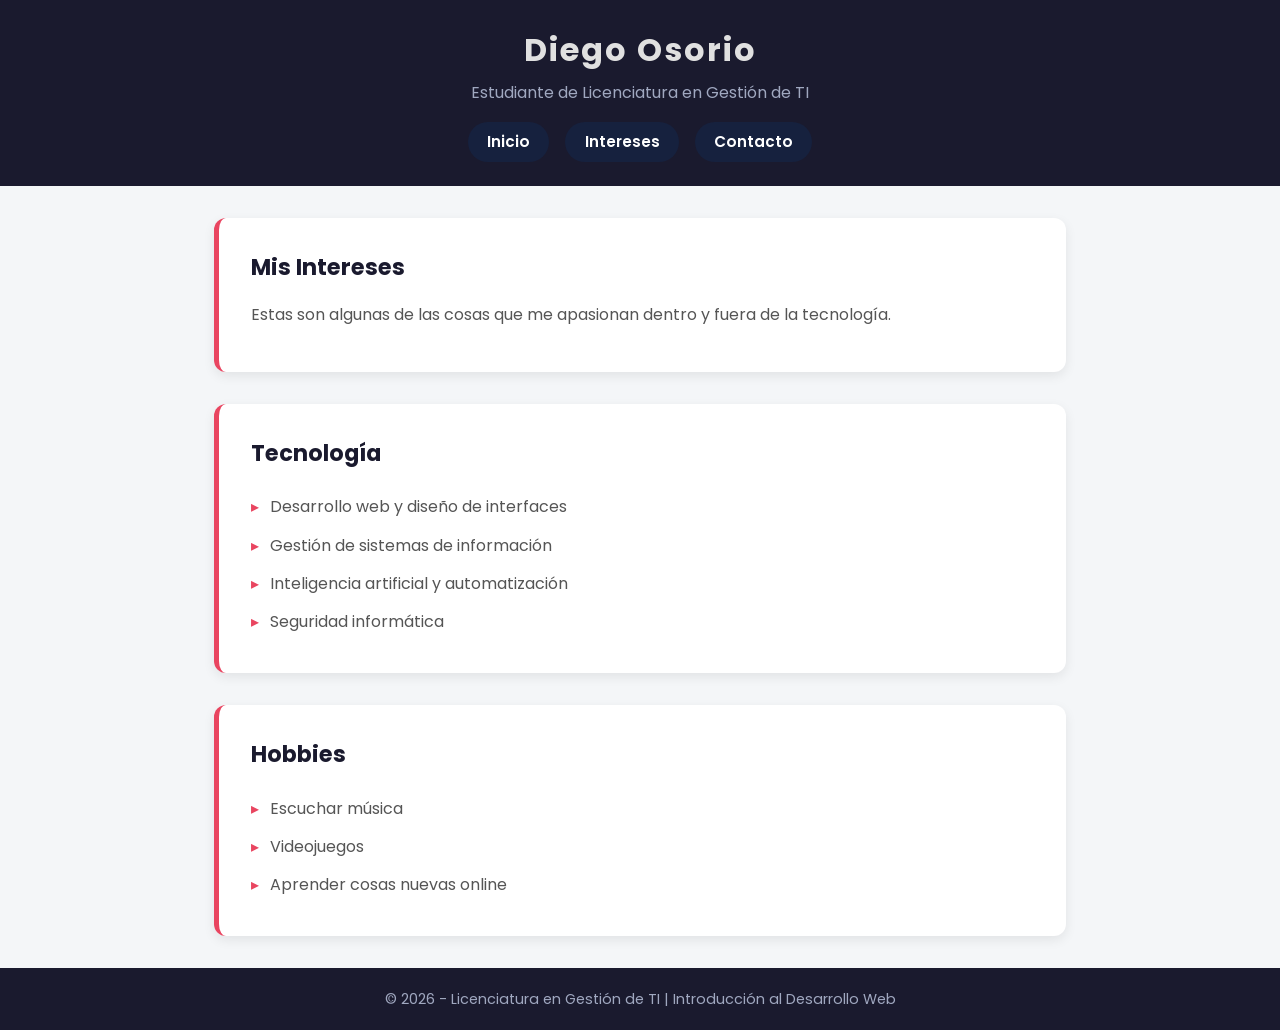
<file: tp infografía/intereses.html>
<!DOCTYPE html>
<html lang="es">
<head>
    <meta charset="UTF-8">
    <meta name="viewport" content="width=device-width, initial-scale=1.0">
    <title>Intereses - Diego Osorio</title>
    <link rel="stylesheet" href="css1.css">
</head>
<body>
    <header>
        <h1>Diego Osorio</h1>
        <p class="subtitulo">Estudiante de Licenciatura en Gestión de TI</p>
        <nav>
            <ul>
                <li><a href="index.html">Inicio</a></li>
                <li><a href="intereses.html">Intereses</a></li>
                <li><a href="contacto.html">Contacto</a></li>
            </ul>
        </nav>
    </header>

    <main class="contenedor">

        <section class="bloque">
            <h2>Mis Intereses</h2>
            <p>Estas son algunas de las cosas que me apasionan dentro y fuera de la tecnología.</p>
        </section>

        <section class="bloque">
            <h2>Tecnología</h2>
            <ul>
                <li>Desarrollo web y diseño de interfaces</li>
                <li>Gestión de sistemas de información</li>
                <li>Inteligencia artificial y automatización</li>
                <li>Seguridad informática</li>
            </ul>
        </section>

        <section class="bloque">
            <h2>Hobbies</h2>
            <ul>
                <li>Escuchar música</li>
                <li>Videojuegos</li>
                <li>Aprender cosas nuevas online</li>
            </ul>
        </section>

    </main>

    <footer class="footer">
        <p>© 2026 - Licenciatura en Gestión de TI | Introducción al Desarrollo Web</p>
    </footer>
</body>
</html>
</file>
<file: style.css>
@import url('https://fonts.googleapis.com/css2?family=Montserrat:wght@400;600;700;900&family=Inter:wght@400;500;600&display=swap');
* {
    margin: 0;
    padding: 0;
    box-sizing: border-box;
}
:root {
    --color-principal: #0099CC;
    --color-acento: #00D4FF;

    --color-oscuro: #0A1628;
    --color-oscuro-secundario: #0D2040;

    --color-fondo: #F0F6FA;
    --color-blanco: #FFFFFF;
    
    --color-texto: #1F2937;
    --color-texto-secundario: #6B7280;

    --radio: 12px;
    --sombra: 0 4px 20px rgba(0,0,0,.1);
}
body {
    font-family: 'Inter', sans-serif;
    background: var(--color-fondo);
    color: var(--color-texto);
}
header {
    background: var(--color-oscuro);
    display: flex;
    align-items: center;
    justify-content: space-between;
    padding: 0 4rem;
    height: 80px;
    position: sticky;
    top: 0;
    z-index: 100;
    box-shadow: 0 2px 12px rgba(0,0,0,.4);
}
.logo {
    font-family: 'Montserrat', sans-serif;
    font-weight: 900;
    font-size: 1.35rem;
    color: var(--color-blanco);
}
.logo span {
    color: #00D4FF;
}
nav ul {
    list-style: none;
    display: flex;
    gap: 1rem;
}
nav ul li a {
    color: #ccc;
    text-decoration: none;
    font-size: .9rem;
    font-weight: 500;
    padding: .45rem 1rem;
    border-radius: 8px;
    transition: all .2s;
}
nav ul li a:hover, nav ul li a.active {
    background: var(--color-principal);
    color: var(--color-blanco);
}
.hero {
    background: linear-gradient(135deg,
    var(--color-oscuro) 0%,
     var(--color-oscuro-secundario) 60%,
      #003380 100%);
    color: var(--color-blanco);
    padding: 6rem 2rem;
    gap: 1.5rem;
    text-align: center;
    position: relative;
    overflow: hidden;
    display: flex;
    flex-direction: column;
    align-items: center;
}
.hero::before {
    content: '';
    position: absolute;
    inset: 0;
    background: repeating-linear-gradient(45deg, transparent, transparent 40px, rgba(0,212,255,.03) 40px,rgba(0,212,255,.03) 41px);
}
.hero h1 {
    font-family: 'Montserrat', sans-serif;
    font-weight: 900;
    font-size:2.8rem;
    line-height: 1.1;
    margin-bottom: 1rem;
}

.propuesta,
.equipo,
#proyectos {
    padding: 3.5rem 2rem;
    max-width: 1100px;
    margin: 0 auto;
}
.team-grid {
    display: grid;
    grid-template-columns: repeat(auto-fit, minmax(280px, 1fr));
    gap: 1.5rem;
}
.team-card{
    background: var(--color-blanco);
    padding: 1.5rem;
    border-radius: var(--radio);
    box-shadow: var(--sombra);
    text-align: center;
    transition: transform .2s;
}
.team-card:hover {
    transform:translateY(-4px);
}
.avatar {
    width: 64px;
    height: 64px;
    border-radius: 50%;
    background: linear-gradient(135deg,
    var(--color-principal),
    var(--color-acento));
    display: flex;
    align-items: center;
    justify-content:center;
    font-size: 1.6rem;
    margin: 0 auto .75rem;
}
.team-card h3 {
    font-family: 'Montserrat', sans-serif;
    font-weight: 700;
    font-size: .96rem;
    margin-bottom: .25rem;
}
.propuesta-inner {
    max-width: 900px;
    margin: 0 auto;
    display: grid;
    grid-template-columns: 1fr 1fr;
    gap: 2rem;
    align-items:center ;
}
.propuesta-inner h2 {
    font-family: 'Montserrat', sans-serif;
    font-weight: 800;
    font-size: 1.8rem;
    color: var(--color-blanco);
    margin-bottom: 1rem;
}
.propuesta-inner h2 span { color: var(--color-acento); }
.propuesta-inner p { color: #ccc; line-height: 1.7; font-size: .95rem; }
.propuesta-stats { display: flex; flex-direction: column; gap: 1rem; }
.p-stat {
    background: rgba(255,255,255,.07);
    border-radius: var(--radio);
    padding: 1.25rem 1.5rem;
    border-left: 4px solid var(--color-acento);
}
.p-stat .num { font-family: 'Montserrat', sans-serif; font-weight: 900; font-size: 1.8rem; color: var(--color-acento); }
.p-stat .lbl { font-size: .82rem; color: #aaa; }
.propuesta {
    background: var(--color-oscuro);
    padding: 3.5rem 2rem;
}
.main-links {
    display: grid;
    grid-template-columns: 1fr 1fr 1fr;
    gap: 1.5rem;
    margin-top: 1.5rem;
}
.main-links a {
    background: var(--color-principal);
    color: var(--color-blanco);
    text-decoration: none;
    border-radius: var(--radio);
    padding: 2rem;
    display: flex;
    flex-direction:column; 
    transition: transform .2s;
}
.main-links a:hover {
    transform: translateY(-5px);
}
.main-links a span {
    font-size: 2.5rem;
}
.main-links a h3 {
    font-family: 'Montserrat',sans-serif;
    font-weight: 700;
}
.main-links a p {
    font-size: .88rem;
    opacity: .85;
}
footer {
    background: var(--color-oscuro);
    color: #777;
    text-align: center;
    padding: 2rem;
    font-size: .85rem;
}
.team-card a {
    display: inline-block;
    background: var(--color-principal);
    color: var(--color-blanco);
    text-decoration: none;
    font-weight: 600;
    font-size: .85rem;
    padding: .4rem 1rem;
    border-radius: 8px;
    margin-top: .75rem;
}
.team-card a:hover {
    background: var(--color-acento);
}
#servicios {
    padding: 3.5rem 2rem;
    max-width: 1100px;
    margin: 0 auto;
}
#servicios h2 {
    font-family: 'Montserrat',sans-serif;
    font-weight: 800;
    font-size: 1.75rem;
    margin-top: 1.5rem;
    color: var(--color-oscuro);
}
.servicios-grid {
    display: grid;
    grid-template-columns: 1fr 1fr 1fr;
    gap: 1.5rem;
    margin-top: 1.5rem;
}
.servicios-card {
    background: var(--color-blanco);
    border-radius: var(--radio);
    padding: 2rem;
    text-align: center;
    box-shadow: var(--sombra);
    border-top: 4px solid var(--color-principal);
    transition: transform .2s;
}
.servicios-card:hover {
    transform: translateY(-4px);
}
.servicios-card span {
    font-size: 2.5rem;
}
.servicios-card h3 {
    font-family: 'Montserrat',sans-serif;
    font-weight: 700;
    margin: .75rem 0 .5rem;
}
.servicios-card p {
    font-size: .88rem;
    color: var(--color-texto-secundario);
    line-height: 1.5;
}
#contacto {
    background: var(--color-oscuro);
    padding: 3.5rem 2rem;
    text-align: center;
}
#contacto h2 {
    font-family: 'Montserrat',sans-serif;
    font-weight: 800;
    font-size: 1.75rem;
    color: var(--color-blanco);
    margin-bottom: 1.5rem;
}
#contacto p {
    color: #ccc;
    font-size: 1rem;
    margin-bottom: .75rem;
}
@media (max-width: 768px) {
    header {
        padding: 0 1.5rem;
    }
    .hero h1 {
        font-size: 1.8rem;
    }
    .propuesta-inner {
        grid-template-columns: 1fr;
    }
    .main-links {
        grid-template-columns: 1fr;
    }
    .servicios-grid {
        grid-template-columns: 1fr;
    }
}
</file>
<file: consultora/css1.css>
/* =============================================
   IMPORTAR FUENTE DE GOOGLE
   ============================================= */
@import url('https://fonts.googleapis.com/css2?family=Poppins:wght@400;600;700&display=swap');

/* =============================================
   RESET Y BASE
   ============================================= */
* {
    margin: 0;
    padding: 0;
    box-sizing: border-box;
}

body {
    font-family: 'Poppins', sans-serif;
    font-size: 1rem;
    background-color: #f4f6f8;
    color: #333333;
    line-height: 1.6;
}

/* =============================================
   HEADER (Consistente y compacto)
   ============================================= */
header {
    background-color: #1a1a2e;
    color: #ffffff;
    padding: 1rem 1.5rem;
    display: flex;
    flex-direction: column;
    align-items: center;
    gap: 0.8rem;
}

header .logo {
    font-size: 1.5rem;
    font-weight: 700;
    letter-spacing: 1px;
    color: #e0e0e0;
}

nav ul {
    list-style: none;
    display: flex;
    justify-content: center;
    gap: 0.8rem;
    flex-wrap: wrap;
}

nav ul li a {
    text-decoration: none;
    color: #ffffff;
    background-color: #16213e;
    padding: 0.4rem 1rem;
    border-radius: 25px;
    font-size: 0.9rem;
    font-weight: 600;
    transition: background-color 0.3s ease;
    display: inline-block;
}

nav ul li a:hover {
    background-color: #e94560;
}

/* =============================================
   CONTENEDOR PRINCIPAL Y SECCIONES GENERALES
   ============================================= */
main {
    max-width: 1100px;
    margin: 1.5rem auto;
    padding: 0 1rem;
    display: flex;
    flex-direction: column;
    gap: 1.5rem;
}

section {
    background-color: #ffffff;
    border-radius: 12px;
    padding: 1.8rem;
    box-shadow: 0 4px 12px rgba(0, 0, 0, 0.08);
    border-left: 5px solid #e94560;
}

section h2 {
    font-size: 1.4rem;
    color: #1a1a2e;
    margin-bottom: 1rem;
    font-weight: 700;
    text-align: center; /* Centrado absoluto */
}

section p {
    font-size: 1rem;
    color: #555555;
    margin-bottom: 0.8rem;
}

/* =============================================
   SECCIÓN INICIO (Index)
   ============================================= */
#Inicio {
    display: flex;
    flex-direction: column;
    align-items: center;
    text-align: center;
    gap: 1.2rem;
}

#Inicio h1 {
    font-size: 1.4rem;
    color: #1a1a2e;
    font-weight: 700;
    max-width: 800px;
    text-align: center;
}

#Inicio img {
    width: 100%;
    max-width: 450px;
    height: auto;
    display: block;
    border-radius: 10px;
    box-shadow: 0 4px 16px rgba(0, 0, 0, 0.1);
}

#Inicio .contenido p {
    font-size: 1rem;
    color: #555555;
    width: 100%;
    max-width: 450px;
    margin: 0 auto;
}

/* =============================================
   ESTILOS ESPECÍFICOS DE LA PÁGINA DE SERVICIOS
   ============================================= */
.bajada-servicios {
    text-align: center;
    color: #666666;
    margin-bottom: 2rem;
    font-size: 0.95rem;
}

.grid-servicios {
    display: flex;
    flex-direction: column;
    gap: 1.2rem;
}

.tarjeta-servicio {
    background-color: #f8f9fa;
    padding: 1.5rem;
    border-radius: 8px;
    border: 1px solid #e0e0e0;
    text-align: center;
    transition: transform 0.2s, box-shadow 0.2s;
}

.tarjeta-servicio:hover {
    transform: translateY(-3px);
    box-shadow: 0 4px 10px rgba(0,0,0,0.05);
}

.tarjeta-servicio h3 {
    font-size: 1.15rem;
    color: #1a1a2e;
    margin-bottom: 0.6rem;
    font-weight: 600;
}

.tarjeta-servicio p {
    font-size: 0.95rem;
    color: #555555;
    margin-bottom: 0;
}

/* =============================================
   ESTILOS ESPECÍFICOS DE LA PÁGINA DE CONTACTO
   ============================================= */
#ContactoPage {
    display: flex;
    flex-direction: column;
    gap: 2rem;
}

.info-contacto .bajada {
    font-size: 0.95rem;
    color: #666666;
    margin-bottom: 1.5rem;
}

.lista-medios {
    display: flex;
    flex-direction: column;
    gap: 1.2rem;
}

.medio-item h3 {
    font-size: 1.1rem;
    color: #1a1a2e;
    font-weight: 600;
}

.medio-item p a {
    color: #e94560;
    text-decoration: none;
}

.medio-item span {
    font-size: 0.85rem;
    color: #888888;
    display: block;
}

.formulario-box h3 {
    font-size: 1.2rem;
    color: #1a1a2e;
    margin-bottom: 1rem;
}

#formConsultas {
    display: flex;
    flex-direction: column;
    gap: 1rem;
}

.form-group {
    display: flex;
    flex-direction: column;
    gap: 0.3rem;
}

.form-group label {
    font-size: 0.85rem;
    font-weight: 600;
    color: #1a1a2e;
}

.form-group input,
.form-group textarea {
    padding: 0.6rem 0.8rem;
    border: 1px solid #cccccc;
    border-radius: 6px;
    font-family: 'Poppins', sans-serif;
    font-size: 0.95rem;
    width: 100%;
    outline: none;
}

.form-group input:focus,
.form-group textarea:focus {
    border-color: #e94560;
}

.error-msg {
    color: #d93838;
    font-size: 0.8rem;
    display: none;
}

.success-msg {
    color: #28a745;
    font-size: 0.9rem;
    text-align: center;
    font-weight: 600;
    display: none;
    margin-top: 0.5rem;
}

#formConsultas button {
    background-color: #e94560;
    color: white;
    border: none;
    padding: 0.7rem 1.5rem;
    font-size: 0.95rem;
    font-weight: 600;
    border-radius: 25px;
    cursor: pointer;
    font-family: 'Poppins', sans-serif;
    transition: background-color 0.3s;
    align-self: flex-start;
}

#formConsultas button:hover {
    background-color: #1a1a2e;
}

/* =============================================
   TARJETAS DEL EQUIPO (Index)
   ============================================= */
.cards {
    display: flex;
    flex-direction: column;
    gap: 1rem;
    margin-top: 1.5rem;
}

.card {
    background-color: #f8f9fa;
    padding: 1.2rem;
    border-radius: 8px;
    border: 1px solid #e0e0e0;
    text-align: center;
}

.card h3 {
    font-size: 1.1rem;
    color: #1a1a2e;
    margin-bottom: 0.8rem;
    text-align: center;
}

.card a {
    text-decoration: none;
    color: #ffffff;
    background-color: #e94560;
    padding: 0.4rem 1rem;
    border-radius: 20px;
    font-size: 0.85rem;
    font-weight: 600;
    display: inline-block;
    transition: background-color 0.3s ease;
}

.card a:hover {
    background-color: #1a1a2e;
}

/* =============================================
   FOOTER (Completamente unificado y centrado)
   ============================================= */
footer {
    background-color: #1a1a2e;
    color: #a0a8c0;
    text-align: center;
    padding: 1.5rem 1rem;
    margin-top: 3rem;
}

.footer-content {
    display: flex;
    flex-direction: column;
    align-items: center;
    gap: 0.3rem;
}

.footer-info {
    font-size: 0.95rem;
    color: #ffffff;
}

.copyright {
    font-size: 0.85rem;
    color: #a0a8c0;
    margin-top: 0.5rem;
}

/* =============================================
   MEDIA QUERIES - ESCRITORIO (Desde 768px)
   ============================================= */
@media (min-width: 768px) {
    header {
        flex-direction: row;
        justify-content: space-between;
        padding: 0.8rem 4rem;
    }

    main {
        margin: 2.5rem auto;
    }

    section {
        padding: 2.2rem;
    }

    #Inicio h1 {
        font-size: 1.7rem;
        text-align: center; 
    }

    #Inicio img {
        max-width: 500px;
    }

    #Inicio .contenido p {
        max-width: 500px;
    }

    /* Grilla de Servicios en 3 Columnas Horizontales */
    .grid-servicios {
        flex-direction: row;
        justify-content: space-between;
        gap: 1.5rem;
    }

    .tarjeta-servicio {
        flex: 1;
    }

    /* Columnas de la Página de Contacto */
    #ContactoPage {
        flex-direction: row;
        padding: 2.5rem;
        gap: 4rem;
    }

    .info-contacto {
        flex: 1;
    }

    .formulario-box {
        flex: 1.2
</file>
<file: Proyecto_1/linea_colectivo.css>
@import url('https://fonts.googleapis.com/css2?family=Poppins:wght@400;600;700&display=swap');

* {
    margin: 0;
    padding: 0;
    box-sizing: border-box; 
}

body {
    background-color: #f4f6f8; 
    color: #1a1a2e; 
    font-family: 'Poppins', sans-serif; 
    line-height: 1.6;
}

header {
    background-color: #1a1a2e;
    color: #ffffff;
    padding: 1.5rem;
    position: sticky;
    top: 0;
    z-index: 100;

    display: flex;
    justify-content: space-between; 
    align-items: center;
}

.logo {
    font-size: 1.3rem;
    font-weight: 700;
}

header nav {
    display: flex;
    gap: 1.5rem;
}

header nav .boton {
    color: #ffffff;
    text-decoration: none;
    font-weight: 600;
    font-size: 0.95rem;
    padding: 0.5rem 0.8rem; 
    border-radius: 4px;     
    transition: all 0.3s ease; 
}

header nav .boton:hover {
    background-color: #e94560;
    color: #ffffff;           
}

.contenedor {
    max-width: 1100px;
    margin: 2.5rem auto;
    padding: 0 1.5rem;
    display: flex;
    flex-direction: column; 
    gap: 2.5rem; 
}

.bloque {
    background-color: #ffffff; 
    border-radius: 12px;
    padding: 2.5rem;
    box-shadow: 0 4px 12px rgba(0, 0, 0, 0.06); 
    
    border-left: 6px solid #e94560; 
}

h1 {
    color: #1a1a2e;
    font-size: 2.2rem;
    margin-bottom: 0.5rem;
}

h2 {
    color: #1a1a2e;
    font-size: 1.6rem;
    margin-bottom: 1rem;
}

.subtitulo {
    font-size: 1.1rem;
    color: #4a5568;
    margin-bottom: 1.5rem;
}

.info-columnas {
    display: flex;
    gap: 1.5rem;
}

.tarjeta-interna {
    flex: 1;
    background-color: #f8fafc;
    padding: 1.5rem;
    border-radius: 8px;
    border: 1px solid #e2e8f0;
}

.tarjeta-interna h3 {
    color: #1a1a2e;
    margin-bottom: 0.8rem;
}

.tarjeta-interna ul {
    padding-left: 1.2rem;
}

.contenedor-imagen-colectivo {
    width: 100%;
    margin-top: 1rem;
    margin-bottom: 2rem; 
    text-align: center;
}

.imagen-recorrido {
    width: 100%;
    max-width: 100%;
    height: auto;
    border-radius: 8px;
    display: block;
}

.recorrido-flex {
    display: flex;
    gap: 2rem;
    align-items: flex-start; 
}

.bloque-recorrido-texto {
    flex: 1;
    background-color: #f8fafc;
    padding: 1.5rem;
    border-radius: 8px;
    border: 1px solid #e2e8f0;
}

.bloque-recorrido-texto h3 {
    color: #1a1a2e;
    margin-bottom: 0.8rem;
}

.lista-paradas {
    flex: 1;
}

.parada-item {
    display: flex;
    align-items: flex-start;
    margin-bottom: 1.5rem;
}

.marcador {
    background-color: #1a1a2e;
    color: #ffffff;
    font-weight: 700;
    width: 32px;
    height: 32px;
    border-radius: 50%;
    display: flex;
    justify-content: center;
    align-items: center;
    margin-right: 1rem;
    flex-shrink: 0;
}

.parada-item h4 {
    font-size: 1.05rem;
    color: #1a1a2e;
}

.parada-item p {
    font-size: 0.9rem;
    color: #4a5568;
}

.linea-simulada {
    width: 60%;
    height: 6px;
    background-color: #e94560;
    margin: 1.5rem auto;
    border-radius: 3px;
    position: relative;
}

.tabla-responsiva {
    width: 100%;
    overflow-x: auto;
}

.tabla-horarios {
    width: 100%;
    border-collapse: collapse;
    margin-top: 1rem;
}

.tabla-horarios th, .tabla-horarios td {
    padding: 1rem;
    text-align: left;
    border-bottom: 1px solid #e2e8f0;
}

.tabla-horarios th {
    background-color: #1a1a2e;
    color: #ffffff;
    font-weight: 600;
}

.tabla-horarios tr:nth-child(even) {
    background-color: #f8fafc; 

.alerta-accesibilidad {
    background-color: #fffaf0;
    border: 1px solid #feebc8;
    border-left: 6px solid #e94560;
}

.alerta-accesibilidad h2 {
    color: #1a1a2e;
}

.alerta-accesibilidad ul {
    margin-top: 1rem;
    padding-left: 1.5rem;
}

.alerta-accesibilidad li {
    margin-bottom: 0.5rem;
}

footer {
    background-color: #1a1a2e;
    color: #a0aec0;
    text-align: center;
    padding: 2rem;
    font-size: 0.9rem;
    margin-top: 4rem;
}

footer p {
    margin-bottom: 0.3rem;
}

@media (max-width: 600px) {
    
    .header-contenido {
        flex-direction: column;
        gap: 1rem;
    }

    header nav ul {
        justify-content: center;
        gap: 0.8rem;
    }

    h1 {
        font-size: 1.7rem;
    }

    h2 {
        font-size: 1.3rem;
    }

    .bloque {
        padding: 1.5rem; 
    }

    .info-columnas, .recorrido-flex {
        flex-direction: column;
        gap: 1.5rem;
    }
}
</file>
<file: tp infografía/css1.css>
/* =============================================
   IMPORTAR FUENTE DE GOOGLE (Clase 3 - Tipografía)
   ============================================= */
@import url('https://fonts.googleapis.com/css2?family=Poppins:wght@400;600;700&display=swap');

/* =============================================
   RESET Y BASE
   ============================================= */
* {
    margin: 0;
    padding: 0;
    box-sizing: border-box;
}

body {
    font-family: 'Poppins', sans-serif;
    font-size: 1em;           /* Unidad relativa - Clase 4 */
    background-color: #f4f6f8;
    color: #333333;
    line-height: 1.6;
}

/* =============================================
   IMÁGENES ADAPTABLES (Clase 4 - Responsive)
   ============================================= */
img {
    max-width: 100%;
    height: auto;
    display: block;
}

/* =============================================
   HEADER (Flexbox - Clase 4)
   ============================================= */
header {
    background-color: #1a1a2e;   /* Azul oscuro - transmite confianza y profesionalismo */
    color: #ffffff;
    padding: 1.5rem 2rem;
    text-align: center;
}

header h1 {
    font-size: 2rem;             /* Unidad relativa rem - Clase 4 */
    font-weight: 700;
    letter-spacing: 2px;
    color: #e0e0e0;
}

header .subtitulo {
    font-size: 1rem;
    color: #a0a8c0;
    margin-top: 0.3rem;
    margin-bottom: 1rem;
}

/* =============================================
   NAVEGACIÓN (Flexbox - Clase 4)
   ============================================= */
nav ul {
    list-style: none;
    display: flex;               /* FLEXBOX - Clase 4 */
    justify-content: center;     /* justify-content - Clase 4 */
    gap: 1rem;
    flex-wrap: wrap;             /* flex-wrap - Clase 4 */
}

nav ul li a {
    text-decoration: none;
    color: #ffffff;
    background-color: #16213e;
    padding: 0.5rem 1.2rem;
    border-radius: 25px;
    font-size: 0.95rem;
    font-weight: 600;
    transition: background-color 0.3s ease;
    display: inline-block;
}

nav ul li a:hover {
    background-color: #e94560;   /* Rojo/coral - dinamismo */
}

/* =============================================
   CONTENEDOR PRINCIPAL (Flexbox - Clase 4)
   ============================================= */
.contenedor {
    display: flex;               /* FLEXBOX - Clase 4 */
    flex-direction: column;      /* flex-direction - Clase 4 */
    align-items: center;         /* align-items - Clase 4 */
    gap: 2rem;
    max-width: 900px;
    margin: 2rem auto;
    padding: 0 1.5rem;
}

/* =============================================
   SECCIONES / BLOQUES (Gestalt proximidad - Clase 5)
   ============================================= */
.bloque {
    background-color: #ffffff;
    border-radius: 12px;
    padding: 2rem;
    width: 100%;
    box-shadow: 0 4px 12px rgba(0, 0, 0, 0.08);
    border-left: 5px solid #e94560;  /* Principio figura-fondo - Clase 5 */
}

.bloque h2 {
    font-size: 1.4rem;
    color: #1a1a2e;
    margin-bottom: 1rem;
    font-weight: 700;
}

.bloque p {
    font-size: 1rem;
    color: #555555;
    margin-bottom: 0.8rem;
}

.bloque ul {
    list-style: none;
    padding: 0;
}

.bloque ul li {
    padding: 0.4rem 0;
    color: #555555;
    font-size: 1rem;
    padding-left: 1.2rem;
    position: relative;
}

.bloque ul li::before {
    content: "▸";
    position: absolute;
    left: 0;
    color: #e94560;
}

/* =============================================
   PERFIL E IMAGEN
   ============================================= */
.perfil {
    text-align: center;
}

.infografia-container {
    margin-top: 1.5rem;
    display: flex;
    justify-content: center;
}

.infografia {
    width: 100%;
    max-width: 600px;
    border-radius: 10px;
    box-shadow: 0 4px 16px rgba(0, 0, 0, 0.12);
}

/* =============================================
   FORMULARIO DE CONTACTO
   ============================================= */
form {
    display: flex;
    flex-direction: column;
    gap: 1rem;
}

form label {
    font-size: 0.95rem;
    font-weight: 600;
    color: #1a1a2e;
}

form input,
form textarea {
    padding: 0.7rem 1rem;
    border: 2px solid #d0d0d0;
    border-radius: 8px;
    font-size: 1rem;
    font-family: 'Poppins', sans-serif;
    transition: border-color 0.3s ease;
    width: 100%;
}

form input:focus,
form textarea:focus {
    border-color: #e94560;
    outline: none;
}

form button {
    padding: 0.8rem 2rem;
    background-color: #e94560;
    color: #ffffff;
    border: none;
    border-radius: 25px;
    font-size: 1rem;
    font-weight: 600;
    cursor: pointer;
    font-family: 'Poppins', sans-serif;
    transition: background-color 0.3s ease;
    align-self: flex-start;
}

form button:hover {
    background-color: #1a1a2e;
}

/* =============================================
   FOOTER
   ============================================= */
.footer {
    background-color: #1a1a2e;
    color: #a0a8c0;
    text-align: center;
    padding: 1.2rem;
    font-size: 0.9rem;
    margin-top: 2rem;
}

/* =============================================
   MEDIA QUERIES - RESPONSIVE (Clase 4 y 5)
   @media max-width para móviles
   ============================================= */
@media (max-width: 600px) {
    header h1 {
        font-size: 1.5rem;
    }

    header .subtitulo {
        font-size: 0.9rem;
    }

    nav ul {
        flex-direction: column;
        align-items: center;
    }

    .contenedor {
        padding: 0 1rem;
        margin: 1rem auto;
    }

    .bloque {
        padding: 1.2rem;
    }

    .bloque h2 {
        font-size: 1.2rem;
    }

    form button {
        align-self: stretch;
    }
}
</file>
